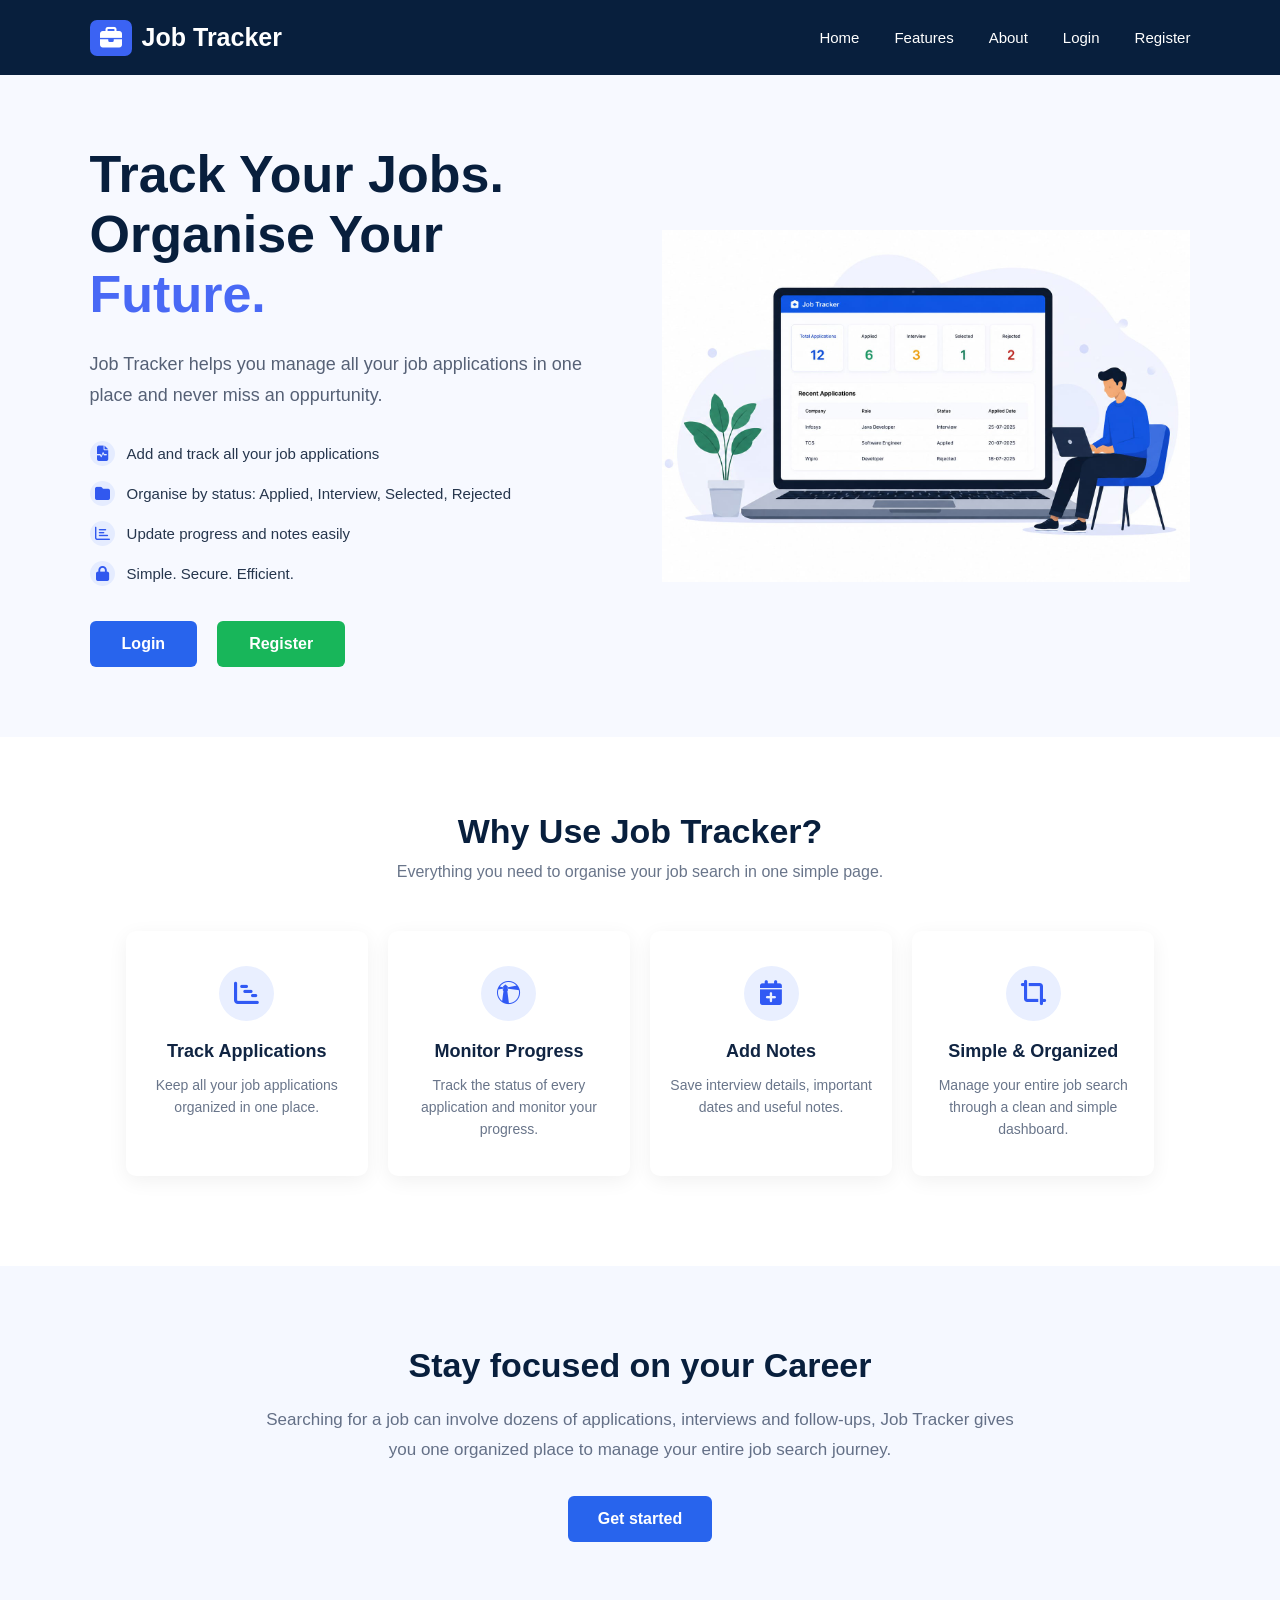
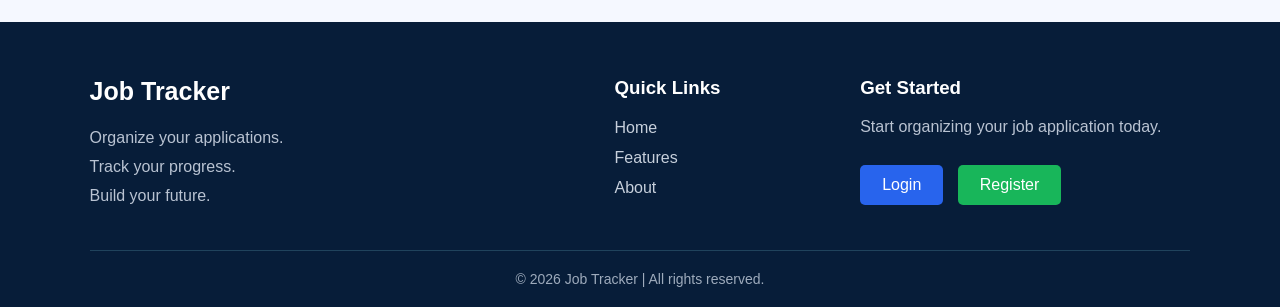
<file: src/main/webapp/index.html>
<!DOCTYPE html>
<html lang="en">
<head>
    <meta charset="UTF-8">
    <meta name="viewport" content="width=device-width, initial-scale=1.0">
    <title>Job Tracker</title>
    <link rel="stylesheet" href="css/style.css">
    <link rel="stylesheet"
          href="https://cdnjs.cloudflare.com/ajax/libs/font-awesome/6.5.1/css/all.min.css">
</head>
<body>
    <!--Nav Bar-->

    <nav class="navbar">
       <div class="logo">
        <span class="logo-icon">
            <i class="fa-solid fa-briefcase"></i>
        </span>
        Job Tracker 
       </div>

       <div class="nav-links">

        <a href="#home">Home</a>
        <a href="#features">Features</a>
        <a href="#about">About</a>
        <a href="login.html">Login</a>
        <a href="register.html">Register</a>
       </div>

    </nav>

    <!--Hero Section-->

    <section class="hero" id="home">
        <!--Left side-->

        <div class="hero-content">
            <h1>Track Your Jobs.<br>Organise Your <span>Future.</span></h1>
            <p class="hero-description">Job Tracker helps you manage all your job applications in one place and never miss an oppurtunity.</p>

            <div class="benefits">
                <p>
                    <span class="benefits-icon">
                        <i class="fa-solid fa-file-waveform"></i>
                    </span>
                    Add and track all your job applications
                </p>
                <p>
                    <span class="benefits-icon">
                        <i class="fa-solid fa-folder"></i>
                    </span>
                    Organise by status: Applied, Interview, Selected, Rejected
                </p>
                <p>
                    <span class="benefits-icon">
                        <i class="fa-regular fa-chart-bar"></i>
                    </span>
                    Update progress and notes easily
                </p>
                <p>
                    <span class="benefits-icon">
                        <i class="fa-solid fa-lock"></i>
                    </span>
                    Simple. Secure. Efficient.
                </p>
            </div>
            <div class="hero-buttons">
                <a href="login.html" class="login-btn">Login</a>
                <a href="register.html" class="register-btn">Register</a>
            </div>
        </div>

        <!--Right side image-->
        <div class="hero-image">
            <img src="images/jobtracker.jpeg" alt="Job Tracker Dashboard">
        </div>

    </section>

    <!--Features-->
    <section class="features" id="features">
        <div class="section-heading">
            <h2>Why Use Job Tracker?</h2>
            <p>
                Everything you need to organise your job search in one simple page.
            </p>
        
        </div>

        <div class="feature-container">
            <!--Card 1-->
            <div class="feature-card">
                <div class="feature-icon">
                    <i class="fa-solid fa-chart-gantt"></i>
                </div>
                <h3>Track Applications</h3>
                <p>
                    Keep all your job applications organized in one place.
                </p>
            </div>
      
            <!--Card 2-->
            <div class="feature-card">
                <div class="feature-icon">
                    <i class="fa-brands fa-watchman-monitoring"></i>
                </div>
                <h3>Monitor Progress</h3>
                <p>
                    Track the status of every application and monitor your progress.
                </p>
            </div>

            <!--Card 3-->
            <div class="feature-card">
                <div class="feature-icon">
                    <i class="fa-solid fa-calendar-plus"></i>
                </div>
                <h3>Add Notes</h3>
                <p>
                    Save interview details, important dates and useful notes.
                </p>
            </div>

            <!--Card 4-->
            <div class="feature-card">
                <div class="feature-icon">
                    <i class="fa-solid fa-crop-simple"></i>
                </div>
                <h3>Simple & Organized</h3>
                <p>
                    Manage your entire job search through a clean and simple dashboard.
                </p>
            </div>
            
        </div>

    </section>

    <!--About-->

    <section class="about" id="about">
        <div class="about-content">
            <h2>Stay focused on your Career</h2>
            <p>
                Searching for a job can involve dozens of applications, interviews and follow-ups, Job Tracker gives you one organized place to manage your entire job search journey.
            </p>
            <a href="register.html" class="get-started-btn">Get started</a>
        </div>
    </section>


    <!--Footer-->
    <footer class="footer">
        <div class="footer-container">
            <!--left-->
            <div class="footer-about">
                <h2>Job Tracker</h2>
                <p>Organize your applications.<br> Track your progress.<br>
                Build your future.</p>
            </div>

            <!--Middle-->

            <div class="footer-links">
                <h3>Quick Links</h3>
                <a href="#home">Home</a>
                <a href="#features">Features</a>
                <a href="#about">About</a>
            </div>

            <!--Right-->
            <div class="footer-start">
                <h3>Get Started</h3>
                <p>
                    Start organizing your job application today.
                </p>
                <a href="login.html" class="footer-login">Login</a>
                <a href="register.html" class="footer-register">Register</a>

            </div>

        </div>

        <div class="copyright">
            <p>
                &copy; 2026 Job Tracker | All rights reserved.
            </p>
        </div>
    </footer>
    
</body>
</html>
</file>
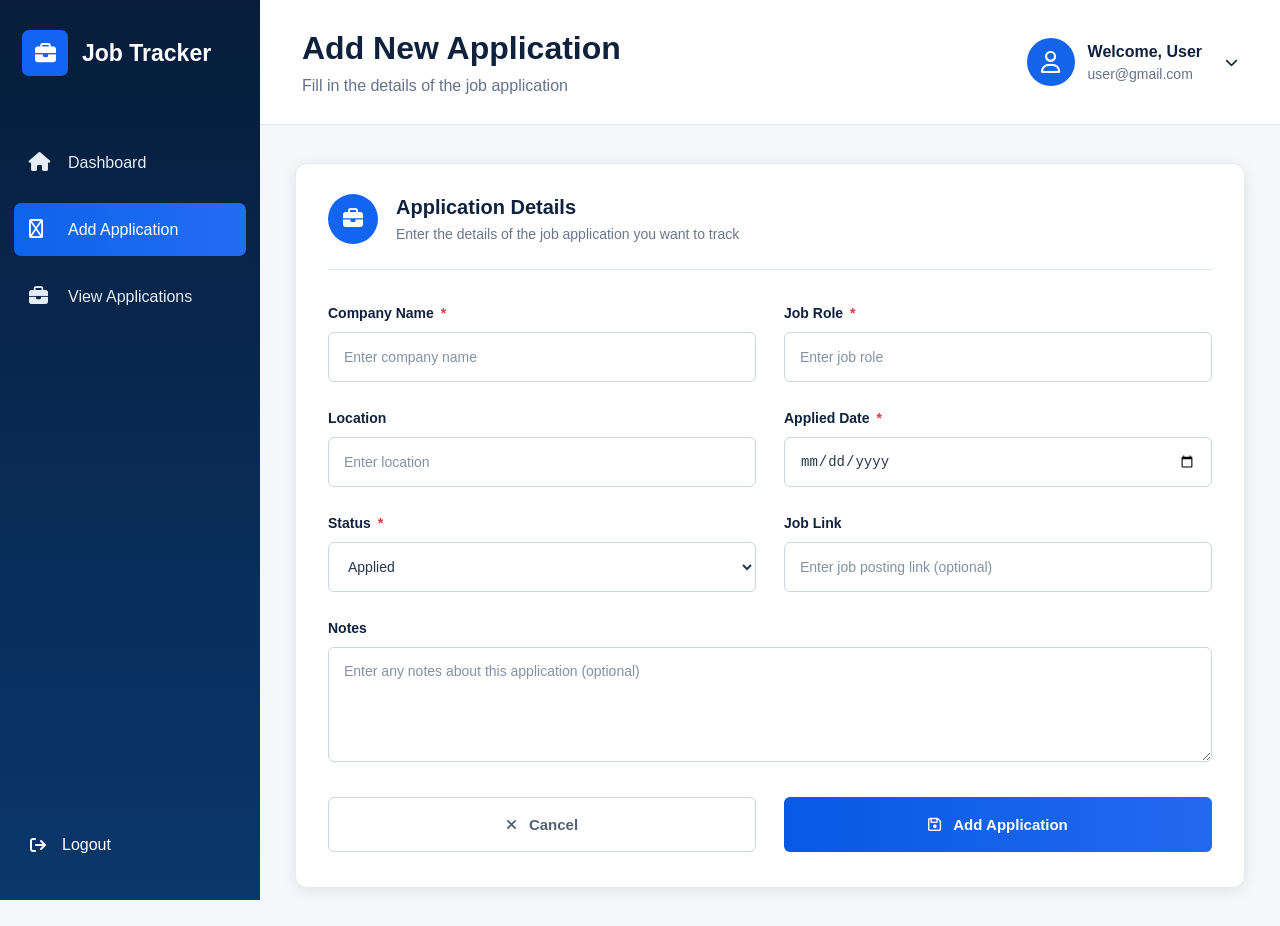
<file: src/main/webapp/add-application.html>
<!DOCTYPE html>
<html lang="en">

<head>
    <meta charset="UTF-8">
    <meta name="viewport" content="width=device-width, initial-scale=1.0">

    <title>Add Application | Job Tracker</title>

    <link rel="stylesheet" href="css/add-application.css">

    <!-- Font Awesome -->
    <link rel="stylesheet"
          href="https://cdnjs.cloudflare.com/ajax/libs/font-awesome/6.5.1/css/all.min.css">
</head>

<body>

<div class="dashboard-container">

    <!-- ================= SIDEBAR ================= -->

    <aside class="sidebar">

        <div class="logo">

            <div class="logo-icon">
                <i class="fa-solid fa-briefcase"></i>
            </div>

            <h2>Job Tracker</h2>

        </div>


        <nav class="nav-menu">

            <a href="dashboard" class="nav-link">
                <i class="fa-solid fa-house"></i>
                <span>Dashboard</span>
            </a>


            <a href="add-application.html" class="nav-link active">
                <i class="fa-regular fa-circle-plus"></i>
                <span>Add Application</span>
            </a>


            <a href="viewApplications" class="nav-link">
                <i class="fa-solid fa-briefcase"></i>
                <span>View Applications</span>
            </a>

        </nav>


        <div class="logout-section">

            <a href="logout" class="logout-link">
                <i class="fa-solid fa-arrow-right-from-bracket"></i>
                <span>Logout</span>
            </a>

        </div>

    </aside>


    <!-- ================= MAIN CONTENT ================= -->

    <main class="main-content">


        <!-- ================= TOP HEADER ================= -->

        <header class="top-header">

            <div class="header-title">

                <h1>Add New Application</h1>

                <p>
                    Fill in the details of the job application
                </p>

            </div>


            <div class="user-profile">

                <div class="profile-icon">
                    <i class="fa-regular fa-user"></i>
                </div>

                <div class="profile-info">
                    <h4>Welcome, User</h4>
                    <p>user@gmail.com</p>
                </div>

                <i class="fa-solid fa-chevron-down arrow"></i>

            </div>

        </header>


        <!-- ================= PAGE BODY ================= -->

        <section class="page-content">


            <!-- ================= APPLICATION CARD ================= -->

            <div class="application-card">


                <!-- Card Header -->

                <div class="card-header">

                    <div class="card-icon">
                        <i class="fa-solid fa-briefcase"></i>
                    </div>


                    <div>

                        <h2>Application Details</h2>

                        <p>
                            Enter the details of the job application you want to track
                        </p>

                    </div>

                </div>


                <div class="divider"></div>


                <!-- ================= FORM ================= -->

                <form action="addApplication" method="POST">


                    <div class="form-grid">


                        <!-- Company Name -->

                        <div class="form-group">

                            <label for="company_name">
                                Company Name
                                <span>*</span>
                            </label>

                            <input
                                type="text"
                                id="company_name"
                                name="company_name"
                                placeholder="Enter company name"
                                required>

                        </div>


                        <!-- Job Role -->

                        <div class="form-group">

                            <label for="job_role">
                                Job Role
                                <span>*</span>
                            </label>

                            <input
                                type="text"
                                id="job_role"
                                name="job_role"
                                placeholder="Enter job role"
                                required>

                        </div>


                        <!-- Location -->

                        <div class="form-group">

                            <label for="location">
                                Location
                            </label>

                            <input
                                type="text"
                                id="location"
                                name="location"
                                placeholder="Enter location">

                        </div>


                        <!-- Applied Date -->

                        <div class="form-group">

                            <label for="applied_date">
                                Applied Date
                                <span>*</span>
                            </label>

                            <input
                                type="date"
                                id="applied_date"
                                name="applied_date"
                                required>

                        </div>


                        <!-- Status -->

                        <div class="form-group">

                            <label for="status">
                                Status
                                <span>*</span>
                            </label>

                            <select
                                id="status"
                                name="status"
                                required>

                                <option value="Applied">Applied</option>

                                <option value="Interview">
                                    Interview
                                </option>

                                <option value="Selected">
                                    Selected
                                </option>

                                <option value="Rejected">
                                    Rejected
                                </option>

                            </select>

                        </div>


                        <!-- Job Link -->

                        <div class="form-group">

                            <label for="job_link">
                                Job Link
                            </label>

                            <input
                                type="url"
                                id="job_link"
                                name="job_link"
                                placeholder="Enter job posting link (optional)">

                        </div>

                    </div>


                    <!-- Notes -->

                    <div class="form-group notes-group">

                        <label for="notes">
                            Notes
                        </label>

                        <textarea
                            id="notes"
                            name="notes"
                            placeholder="Enter any notes about this application (optional)"></textarea>

                    </div>


                    <!-- ================= BUTTONS ================= -->

                    <div class="form-buttons">


                        <a href="dashboard" class="cancel-btn">

                            <i class="fa-solid fa-xmark"></i>

                            Cancel

                        </a>


                        <button type="submit" class="add-btn">

                            <i class="fa-regular fa-floppy-disk"></i>

                            Add Application

                        </button>


                    </div>


                </form>

            </div>

        </section>

    </main>

</div>

</body>

</html>
</file>
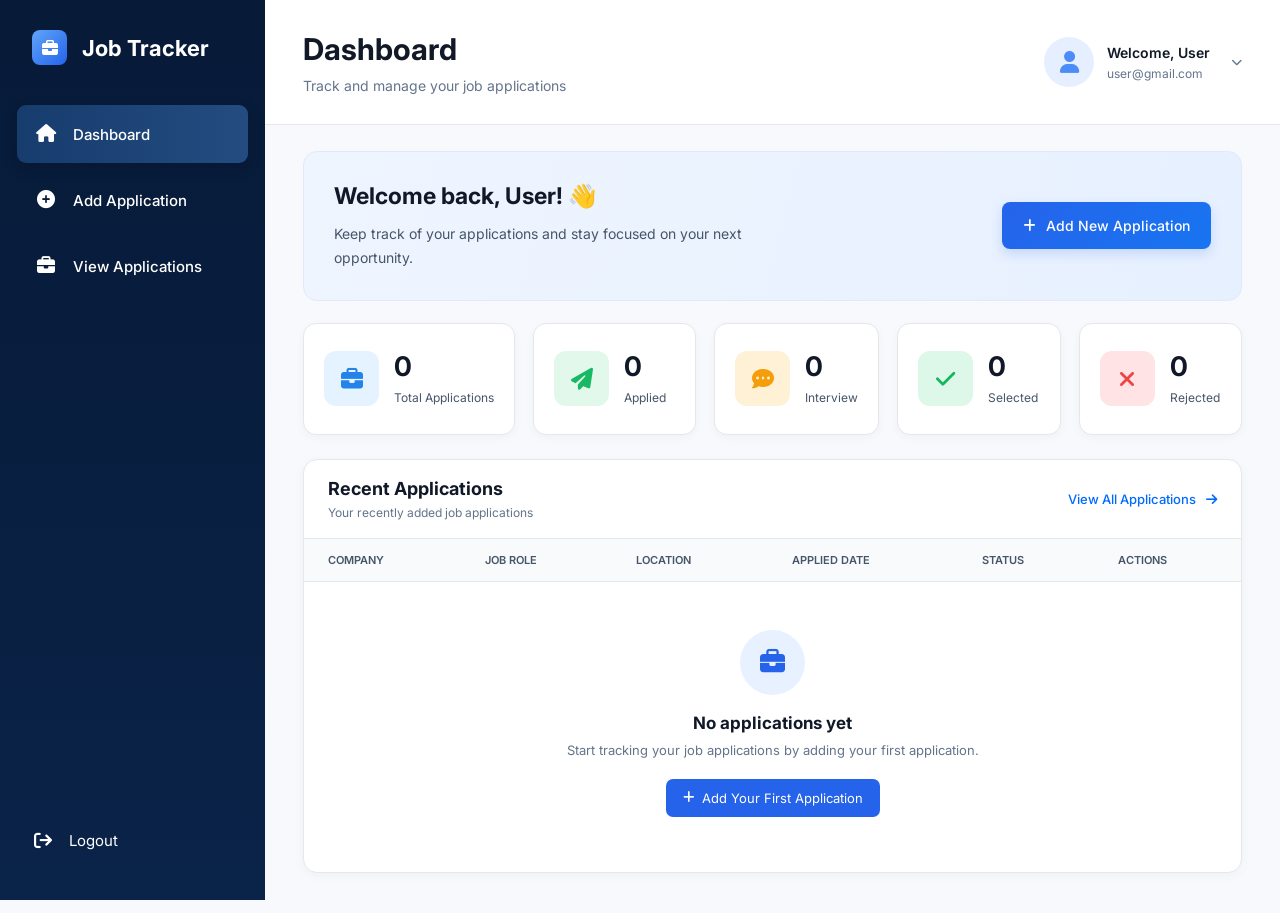
<file: src/main/webapp/dashboard.html>
<!DOCTYPE html>
<html lang="en">

<head>

    <meta charset="UTF-8">

    <meta name="viewport"
          content="width=device-width, initial-scale=1.0">

    <title>Dashboard | Job Tracker</title>

    <link rel="stylesheet" href="css/dashboard.css">

    <!-- Font Awesome Icons -->
    <link rel="stylesheet"
          href="https://cdnjs.cloudflare.com/ajax/libs/font-awesome/6.5.1/css/all.min.css">

</head>


<body>


    <!-- ==========================================
         SIDEBAR
    =========================================== -->

    <aside class="sidebar">


        <!-- LOGO -->

        <div class="logo">

            <div class="logo-icon">

                <i class="fa-solid fa-briefcase"></i>

            </div>

            <h2>Job Tracker</h2>

        </div>



        <!-- SIDEBAR MENU -->

        <nav class="sidebar-menu">


            <!-- DASHBOARD -->

            <a href="dashboard.html"
               class="menu-link active">

                <i class="fa-solid fa-house"></i>

                <span>Dashboard</span>

            </a>



            <!-- ADD APPLICATION -->

            <a href="add-application.html"
               class="menu-link">

                <i class="fa-solid fa-circle-plus"></i>

                <span>Add Application</span>

            </a>



            <!-- VIEW APPLICATIONS -->

            <a href="viewApplications"
               class="menu-link">

                <i class="fa-solid fa-briefcase"></i>

                <span>View Applications</span>

            </a>


        </nav>



        <!-- LOGOUT -->

        <div class="logout-section">

            <a href="logout"
               class="logout-link">

                <i class="fa-solid fa-arrow-right-from-bracket"></i>

                <span>Logout</span>

            </a>

        </div>


    </aside>



    <!-- ==========================================
         MAIN CONTENT
    =========================================== -->

    <main class="main-content">


        <!-- ======================================
             TOP HEADER
        ======================================= -->

        <header class="top-header">


            <!-- LEFT -->

            <div class="header-title">

                <h1>Dashboard</h1>

                <p>
                    Track and manage your job applications
                </p>

            </div>



            <!-- RIGHT USER PROFILE -->

            <div class="profile">


                <div class="profile-icon">

                    <i class="fa-solid fa-user"></i>

                </div>


                <div class="profile-details">

                    <span class="profile-name">

                        Welcome, User

                    </span>

                    <span class="profile-email">

                        user@gmail.com

                    </span>

                </div>


                <i class="fa-solid fa-chevron-down profile-arrow"></i>


            </div>


        </header>



        <!-- ======================================
             DASHBOARD BODY
        ======================================= -->

        <div class="dashboard-body">


            <!-- ==================================
                 WELCOME SECTION
            =================================== -->

            <section class="welcome-card">


                <div class="welcome-content">

                    <h2>
                        Welcome back, User! 👋
                    </h2>

                    <p>
                        Keep track of your applications and
                        stay focused on your next opportunity.
                    </p>

                </div>



                <!-- ADD APPLICATION BUTTON -->

                <a href="add-application.html"
                   class="add-new-btn">

                    <i class="fa-solid fa-plus"></i>

                    Add New Application

                </a>


            </section>



            <!-- ==================================
                 STATISTICS
            =================================== -->

            <section class="stats-grid">


                <!-- TOTAL APPLICATIONS -->

                <div class="stat-card">

                    <div class="stat-icon total-icon">

                        <i class="fa-solid fa-briefcase"></i>

                    </div>


                    <div class="stat-content">

                        <h2>0</h2>

                        <p>Total Applications</p>

                    </div>

                </div>



                <!-- APPLIED -->

                <div class="stat-card">

                    <div class="stat-icon applied-icon">

                        <i class="fa-solid fa-paper-plane"></i>

                    </div>


                    <div class="stat-content">

                        <h2>0</h2>

                        <p>Applied</p>

                    </div>

                </div>



                <!-- INTERVIEW -->

                <div class="stat-card">

                    <div class="stat-icon interview-icon">

                        <i class="fa-solid fa-comment-dots"></i>

                    </div>


                    <div class="stat-content">

                        <h2>0</h2>

                        <p>Interview</p>

                    </div>

                </div>



                <!-- SELECTED -->

                <div class="stat-card">

                    <div class="stat-icon selected-icon">

                        <i class="fa-solid fa-check"></i>

                    </div>


                    <div class="stat-content">

                        <h2>0</h2>

                        <p>Selected</p>

                    </div>

                </div>



                <!-- REJECTED -->

                <div class="stat-card">

                    <div class="stat-icon rejected-icon">

                        <i class="fa-solid fa-xmark"></i>

                    </div>


                    <div class="stat-content">

                        <h2>0</h2>

                        <p>Rejected</p>

                    </div>

                </div>


            </section>



            <!-- ==================================
                 RECENT APPLICATIONS
            =================================== -->

            <section class="applications-card">


                <!-- APPLICATION HEADER -->

                <div class="applications-header">


                    <div>

                        <h2>
                            Recent Applications
                        </h2>

                        <p>
                            Your recently added job applications
                        </p>

                    </div>



                    <a href="viewApplications"
                       class="view-all-link">

                        View All Applications

                        <i class="fa-solid fa-arrow-right"></i>

                    </a>


                </div>



                <!-- ==================================
                     APPLICATION TABLE
                =================================== -->

                <div class="table-wrapper">


                    <table>


                        <!-- TABLE HEADING -->

                        <thead>

                            <tr>

                                <th>Company</th>

                                <th>Job Role</th>

                                <th>Location</th>

                                <th>Applied Date</th>

                                <th>Status</th>

                                <th>Actions</th>

                            </tr>

                        </thead>



                        <!-- ==================================
                             APPLICATION DATA

                             Later database data will come here.
                        =================================== -->

                        <tbody>


                            <!-- EMPTY STATE -->

                            <tr class="empty-row">


                                <td colspan="6">


                                    <div class="empty-applications">


                                        <!-- EMPTY ICON -->

                                        <div class="empty-icon">

                                            <i class="fa-solid fa-briefcase"></i>

                                        </div>



                                        <h3>
                                            No applications yet
                                        </h3>



                                        <p>
                                            Start tracking your job applications
                                            by adding your first application.
                                        </p>



                                        <a href="add-application.html"
                                           class="empty-add-btn">

                                            <i class="fa-solid fa-plus"></i>

                                            Add Your First Application

                                        </a>


                                    </div>


                                </td>


                            </tr>


                        </tbody>


                    </table>


                </div>


            </section>


        </div>


    </main>


</body>

</html>
</file>
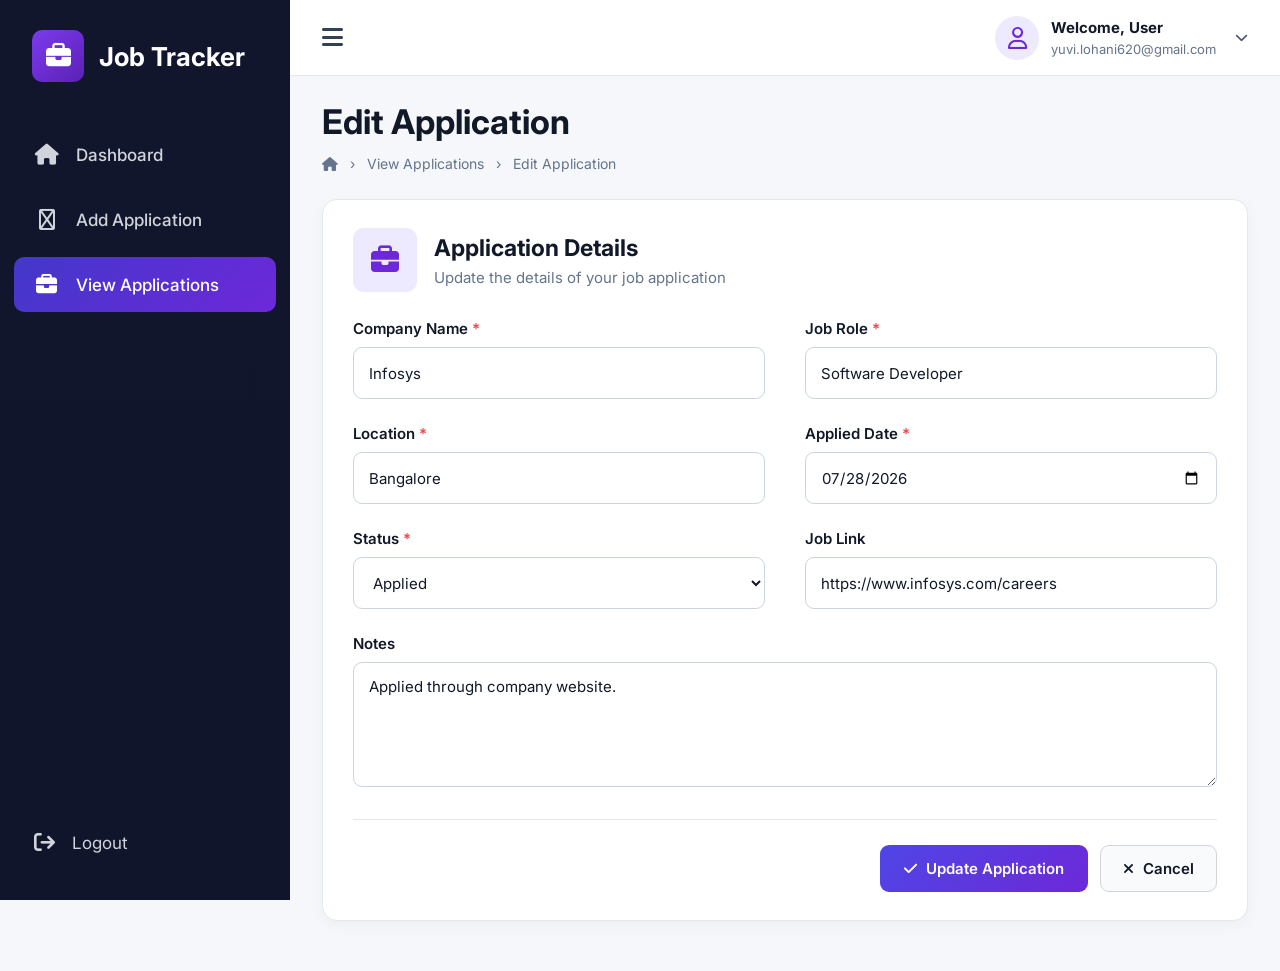
<file: src/main/webapp/editApplication.html>
<!DOCTYPE html>
<html lang="en">

<head>
    <meta charset="UTF-8">
    <meta name="viewport" content="width=device-width, initial-scale=1.0">

    <title>Edit Application | Job Tracker</title>

    <link rel="stylesheet" href="css/editApplication.css">

    <!-- Font Awesome -->
    <link rel="stylesheet"
        href="https://cdnjs.cloudflare.com/ajax/libs/font-awesome/6.5.2/css/all.min.css">

    <!-- Google Font -->
    <link
        href="https://fonts.googleapis.com/css2?family=Inter:wght@400;500;600;700&display=swap"
        rel="stylesheet">
</head>

<body>

    <div class="dashboard-container">

        <!-- ================= SIDEBAR ================= -->

        <aside class="sidebar">

            <div class="logo">

                <div class="logo-icon">
                    <i class="fa-solid fa-briefcase"></i>
                </div>

                <h2>Job Tracker</h2>

            </div>


            <nav class="nav-menu">

                <a href="dashboard.html" class="nav-link">
                    <i class="fa-solid fa-house"></i>
                    <span>Dashboard</span>
                </a>

                <a href="add-application.html" class="nav-link">
                    <i class="fa-regular fa-circle-plus"></i>
                    <span>Add Application</span>
                </a>

                <a href="viewApplications" class="nav-link active">
                    <i class="fa-solid fa-briefcase"></i>
                    <span>View Applications</span>
                </a>

            </nav>


            <div class="logout">

                <a href="login.html">
                    <i class="fa-solid fa-arrow-right-from-bracket"></i>
                    <span>Logout</span>
                </a>

            </div>

        </aside>


        <!-- ================= MAIN CONTENT ================= -->

        <main class="main-content">


            <!-- TOP HEADER -->

            <header class="top-header">

                <div class="menu-icon">
                    <i class="fa-solid fa-bars"></i>
                </div>


                <div class="user-profile">

                    <div class="profile-icon">
                        <i class="fa-regular fa-user"></i>
                    </div>

                    <div class="user-info">
                        <h4>Welcome, User</h4>
                        <p>yuvi.lohani620@gmail.com</p>
                    </div>

                    <i class="fa-solid fa-chevron-down dropdown-icon"></i>

                </div>

            </header>


            <!-- ================= PAGE CONTENT ================= -->

            <section class="content-area">


                <!-- PAGE TITLE -->

                <div class="page-heading">

                    <h1>Edit Application</h1>

                    <div class="breadcrumb">

                        <i class="fa-solid fa-house"></i>

                        <span>›</span>

                        <a href="viewApplications">
                            View Applications
                        </a>

                        <span>›</span>

                        <p>Edit Application</p>

                    </div>

                </div>


                <!-- ================= EDIT FORM CARD ================= -->

                <div class="application-card">


                    <div class="card-heading">

                        <div class="heading-icon">
                            <i class="fa-solid fa-briefcase"></i>
                        </div>

                        <div>
                            <h2>Application Details</h2>
                            <p>Update the details of your job application</p>
                        </div>

                    </div>


                    <!--
                        Later action="updateApplication" servlet ko call karega.
                    -->

                    <form action="updateApplication" method="POST">


                        <!-- Application ID -->
                        <!-- Later Servlet actual ID yaha set karega -->

                        <input type="hidden"
                               name="id"
                               value="1">


                        <div class="form-grid">


                            <!-- COMPANY NAME -->

                            <div class="form-group">

                                <label for="companyName">
                                    Company Name <span>*</span>
                                </label>

                                <input
                                    type="text"
                                    id="companyName"
                                    name="companyName"
                                    value="Infosys"
                                    required>

                            </div>


                            <!-- JOB ROLE -->

                            <div class="form-group">

                                <label for="jobRole">
                                    Job Role <span>*</span>
                                </label>

                                <input
                                    type="text"
                                    id="jobRole"
                                    name="jobRole"
                                    value="Software Developer"
                                    required>

                            </div>


                            <!-- LOCATION -->

                            <div class="form-group">

                                <label for="location">
                                    Location <span>*</span>
                                </label>

                                <input
                                    type="text"
                                    id="location"
                                    name="location"
                                    value="Bangalore"
                                    required>

                            </div>


                            <!-- APPLIED DATE -->

                            <div class="form-group">

                                <label for="appliedDate">
                                    Applied Date <span>*</span>
                                </label>

                                <input
                                    type="date"
                                    id="appliedDate"
                                    name="appliedDate"
                                    value="2026-07-28"
                                    required>

                            </div>


                            <!-- STATUS -->

                            <div class="form-group">

                                <label for="status">
                                    Status <span>*</span>
                                </label>

                                <select
                                    id="status"
                                    name="status"
                                    required>

                                    <option value="Applied" selected>
                                        Applied
                                    </option>

                                    <option value="Interview">
                                        Interview
                                    </option>

                                    <option value="Selected">
                                        Selected
                                    </option>

                                    <option value="Rejected">
                                        Rejected
                                    </option>

                                </select>

                            </div>


                            <!-- JOB LINK -->

                            <div class="form-group">

                                <label for="jobLink">
                                    Job Link
                                </label>

                                <input
                                    type="url"
                                    id="jobLink"
                                    name="jobLink"
                                    value="https://www.infosys.com/careers">

                            </div>


                        </div>


                        <!-- NOTES -->

                        <div class="form-group notes-group">

                            <label for="notes">
                                Notes
                            </label>

                            <textarea
                                id="notes"
                                name="notes"
                                rows="5">Applied through company website.</textarea>

                        </div>


                        <!-- ================= BUTTONS ================= -->

                        <div class="form-actions">


                            <button
                                type="submit"
                                class="update-btn">

                                <i class="fa-solid fa-check"></i>

                                Update Application

                            </button>


                            <a
                                href="viewApplications"
                                class="cancel-btn">

                                <i class="fa-solid fa-xmark"></i>

                                Cancel

                            </a>


                        </div>


                    </form>


                </div>

            </section>

        </main>

    </div>

</body>

</html>
</file>
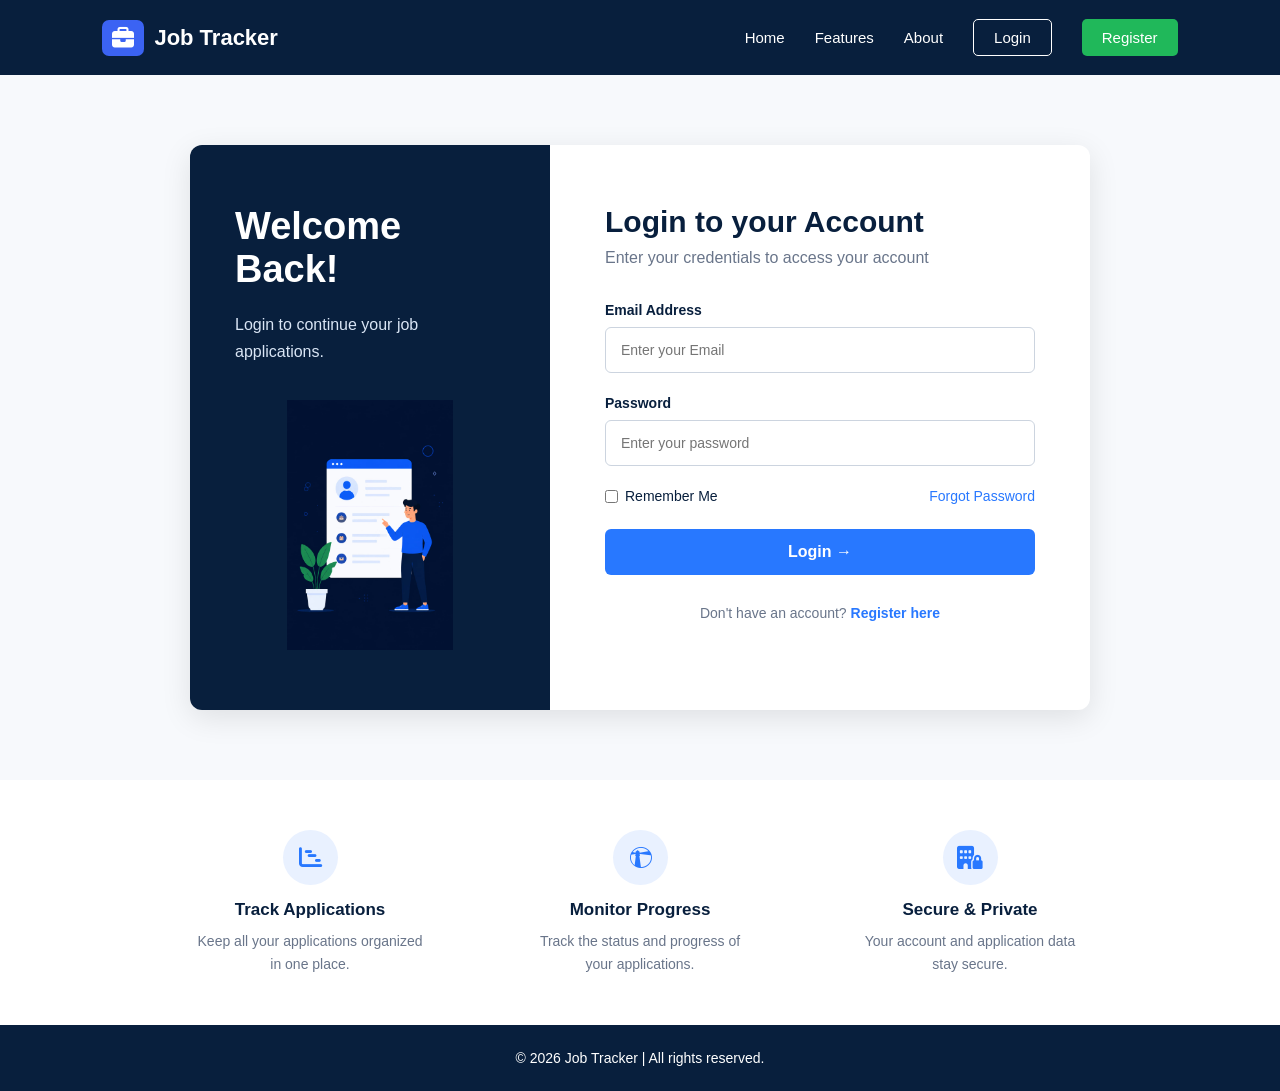
<file: src/main/webapp/login.html>
<!DOCTYPE html>
<html lang="en">
<head>
    <meta charset="UTF-8">
    <meta name="viewport" content="width=device-width, initial-scale=1.0">
    <title>Login | Job Tracker</title>
    <link rel="stylesheet" href="css/login.css">
     <link rel="stylesheet"
          href="https://cdnjs.cloudflare.com/ajax/libs/font-awesome/6.5.1/css/all.min.css">
</head>
<body>
    <!--Navbar-->
    <nav class="navbar">
        <div class="logo">
            <span class="logo-icon">
                <i class="fa-solid fa-briefcase"></i>
            </span>
            Job Tracker
        </div>
        <div class="nav-links">
            <a href="index.html">Home</a>
            <a href="index.html#features">Features</a>
            <a href="index.html#about">About</a>
            <a href="login.html" class="nav-login">Login</a>
            <a href="register.html" class="nav-register">Register</a>
        </div>
    </nav>

    <!--Login section-->
    <section class="login-section">
        <div class="login-container">
            <div class="login-left">
                <h1>Welcome Back!</h1>
                <p>
                    Login to continue your job applications.
                </p>
                <img src ="images/login-image.jpeg" alt="Job Tracker Login">

            </div>

            <div class="login-right">
                <h2>Login to your Account</h2>
                <p class="login-description">
                     Enter your credentials to access your account
                </p>

                <!--Login form-->
                <form method="post" action="login">
                    <!--Email-->
                    <div class="form-group">
                        <label>Email Address</label>
                        <input type="email" name="email" placeholder="Enter your Email" required>
                    </div>

                    <!--Password-->
                    <div class="form-group">
                        <label>Password</label>
                        <input type="password" name="password" placeholder="Enter your password" required>
                    </div>
                    <!--Remember / Forgot password-->
                    <div class="login-options">
                        <label class="remember">
                            <input type="checkbox" name="remember">
                            Remember Me
                        </label>
                        <a href="#" class="forgot-password">Forgot Password</a>
                    </div>

                    <!--Login Button-->
                    <button type="submit" class="login-button">Login &rarr;</button>


                </form>
                <!--Register Link-->
                <div class="register-text">
                    Don't have an account?
                    <a href="register.html">Register here</a>
                </div>
            </div>
        </div>
    </section>
    
    <!--Features-->
    <section class="login-features">
        <div class="login-feature">
            <div class="feature-icon">
                <i class="fa-solid fa-chart-gantt"></i>
            </div>
            <h3>Track Applications</h3>
            <p>Keep all your applications organized in one place.</p>
        </div>

        <div class="login-feature">
            <div class="feature-icon">
                <i class="fa-brands fa-watchman-monitoring"></i>
            </div>
            <h3>Monitor Progress</h3>
            <p>
                Track the status and progress of your applications.
            </p>
        </div>

        <div class="login-feature">
            <div class="feature-icon">
                <i class="fa-solid fa-building-lock"></i>
            </div>
            <h3>Secure & Private</h3>
            <p>Your account and application data stay secure.</p>

        </div>
    </section>

    <!--footer-->
    <footer class="footer">
        <p>
            &copy; 2026 Job Tracker | All rights reserved.
        </p>
    </footer>

</body>
</html>
</file>
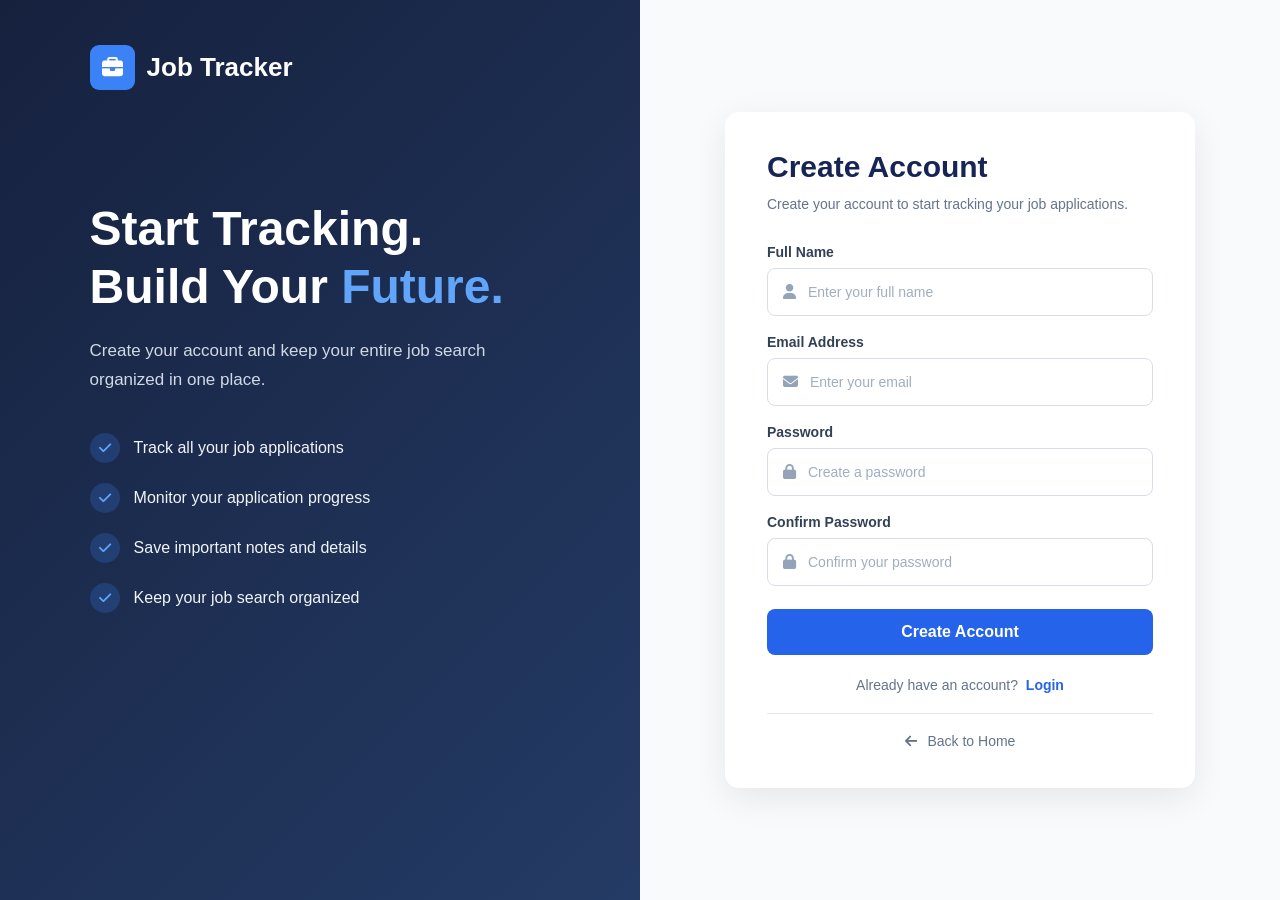
<file: src/main/webapp/register.html>
<!DOCTYPE html>
<html lang="en">

<head>
    <meta charset="UTF-8">

    <meta name="viewport"
          content="width=device-width, initial-scale=1.0">

    <title>Register | Job Tracker</title>

    <!-- Register Page CSS -->
    <link rel="stylesheet" href="css/register.css">

    <!-- Font Awesome -->
    <link rel="stylesheet"
          href="https://cdnjs.cloudflare.com/ajax/libs/font-awesome/6.5.1/css/all.min.css">
</head>


<body>

    <div class="register-container">


        <!-- ================= LEFT SIDE ================= -->

        <div class="register-left">

            <!-- Logo -->

            <div class="register-logo">

                <span class="logo-icon">
                    <i class="fa-solid fa-briefcase"></i>
                </span>

                <span>Job Tracker</span>

            </div>


            <!-- Left Content -->

            <div class="left-content">

                <h1>
                    Start Tracking.<br>
                    Build Your <span>Future.</span>
                </h1>

                <p>
                    Create your account and keep your entire
                    job search organized in one place.
                </p>


                <div class="register-benefits">

                    <div class="benefit-item">

                        <span class="check-icon">
                            <i class="fa-solid fa-check"></i>
                        </span>

                        Track all your job applications

                    </div>


                    <div class="benefit-item">

                        <span class="check-icon">
                            <i class="fa-solid fa-check"></i>
                        </span>

                        Monitor your application progress

                    </div>


                    <div class="benefit-item">

                        <span class="check-icon">
                            <i class="fa-solid fa-check"></i>
                        </span>

                        Save important notes and details

                    </div>


                    <div class="benefit-item">

                        <span class="check-icon">
                            <i class="fa-solid fa-check"></i>
                        </span>

                        Keep your job search organized

                    </div>

                </div>

            </div>

        </div>



        <!-- ================= RIGHT SIDE ================= -->

        <div class="register-right">


            <!-- Register Card -->

            <div class="register-card">


                <div class="register-heading">

                    <h2>Create Account</h2>

                    <p>
                        Create your account to start tracking
                        your job applications.
                    </p>

                </div>



                <!-- ================= REGISTER FORM ================= -->

                <form action="register" method="POST">


                    <!-- Full Name -->

                    <div class="form-group">

                        <label for="name">
                            Full Name
                        </label>

                        <div class="input-box">

                            <i class="fa-solid fa-user"></i>

                            <input
                                type="text"
                                id="name"
                                name="name"
                                placeholder="Enter your full name"
                                required>

                        </div>

                    </div>



                    <!-- Email -->

                    <div class="form-group">

                        <label for="email">
                            Email Address
                        </label>

                        <div class="input-box">

                            <i class="fa-solid fa-envelope"></i>

                            <input
                                type="email"
                                id="email"
                                name="email"
                                placeholder="Enter your email"
                                required>

                        </div>

                    </div>



                    <!-- Password -->

                    <div class="form-group">

                        <label for="password">
                            Password
                        </label>

                        <div class="input-box">

                            <i class="fa-solid fa-lock"></i>

                            <input
                                type="password"
                                id="password"
                                name="password"
                                placeholder="Create a password"
                                required>

                        </div>

                    </div>



                    <!-- Confirm Password -->

                    <div class="form-group">

                        <label for="confirmPassword">
                            Confirm Password
                        </label>

                        <div class="input-box">

                            <i class="fa-solid fa-lock"></i>

                            <input
                                type="password"
                                id="confirmPassword"
                                name="confirmPassword"
                                placeholder="Confirm your password"
                                required>

                        </div>

                    </div>



                    <!-- Register Button -->

                    <button
                        type="submit"
                        class="register-btn">

                        Create Account

                    </button>


                </form>



                <!-- Login Link -->

                <div class="login-text">

                    Already have an account?

                    <a href="login.html">
                        Login
                    </a>

                </div>


                <!-- Back Home -->

                <div class="back-home">

                    <a href="index.html">

                        <i class="fa-solid fa-arrow-left"></i>

                        Back to Home

                    </a>

                </div>


            </div>

        </div>

    </div>


</body>

</html>
</file>
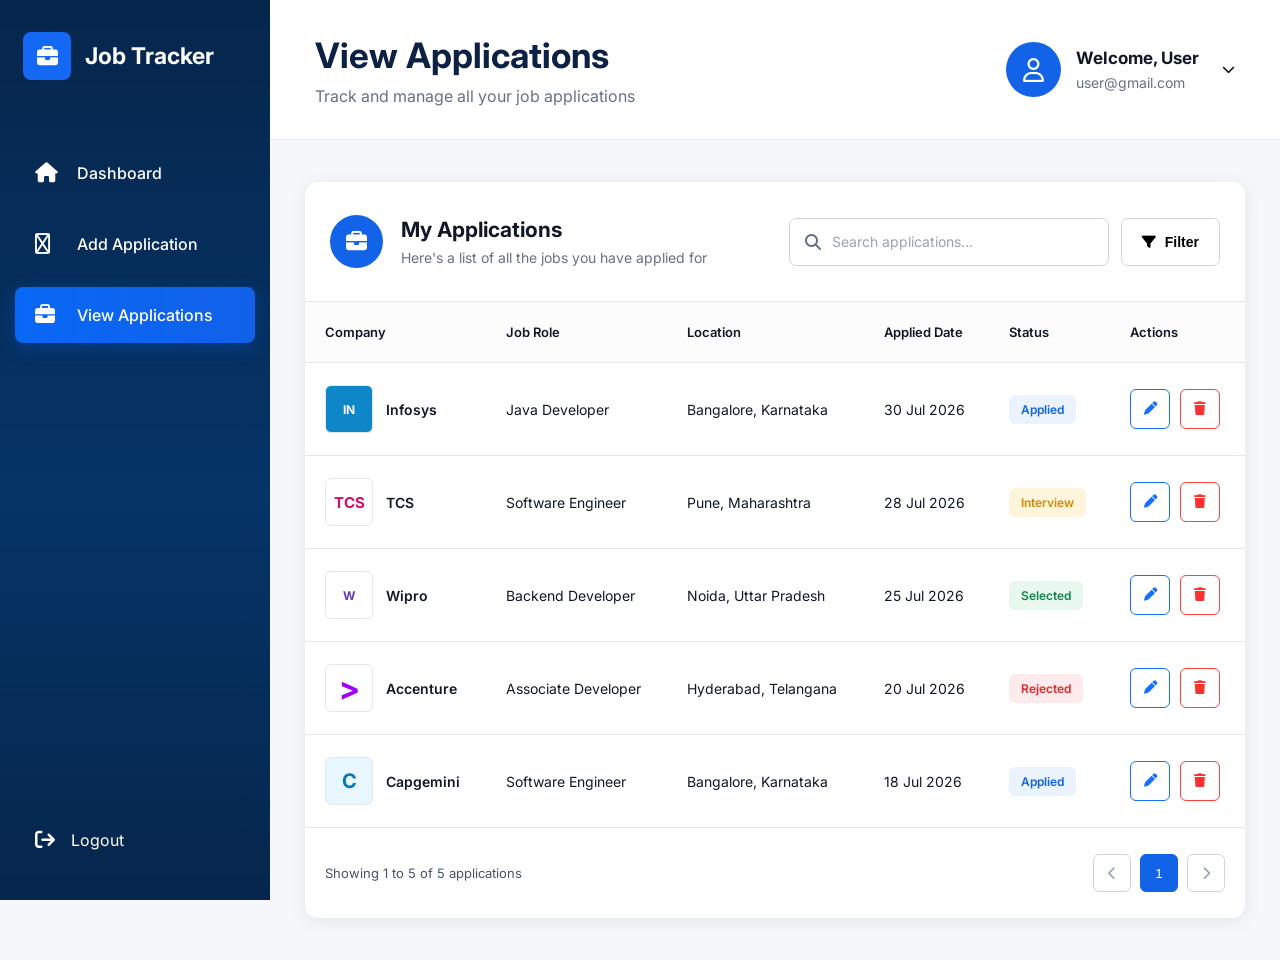
<file: src/main/webapp/view-applications.html>
<!DOCTYPE html>
<html lang="en">
<head>
    <meta charset="UTF-8">
    <meta name="viewport" content="width=device-width, initial-scale=1.0">
    <title>View Applications | Job Tracker</title>
     <link rel="stylesheet" href="css/view-applications.css">

    <!-- Font Awesome -->
    <link rel="stylesheet"
          href="https://cdnjs.cloudflare.com/ajax/libs/font-awesome/6.5.2/css/all.min.css">
           <!-- Google Font -->
    <link href="https://fonts.googleapis.com/css2?family=Inter:wght@400;500;600;700&display=swap"
          rel="stylesheet">
</head>
<body>
    <div class="dashboard-container">

    <!-- ================= SIDEBAR ================= -->

    <aside class="sidebar">

        <div class="logo">
            <div class="logo-icon">
                <i class="fa-solid fa-briefcase"></i>
            </div>

            <h2>Job Tracker</h2>
        </div>


        <nav class="nav-menu">

            <a href="dashboard.html" class="nav-link">
                <i class="fa-solid fa-house"></i>
                <span>Dashboard</span>
            </a>

            <a href="add-application.html" class="nav-link">
                <i class="fa-regular fa-circle-plus"></i>
                <span>Add Application</span>
            </a>

            <a href="view-applications.html" class="nav-link active">
                <i class="fa-solid fa-briefcase"></i>
                <span>View Applications</span>
            </a>

        </nav>


        <div class="logout">
            <a href="#">
                <i class="fa-solid fa-arrow-right-from-bracket"></i>
                <span>Logout</span>
            </a>
        </div>

    </aside>


    <!-- ================= MAIN CONTENT ================= -->

    <main class="main-content">


        <!-- ================= TOP HEADER ================= -->

        <header class="top-header">

            <div class="page-title">

                <h1>View Applications</h1>

                <p>
                    Track and manage all your job applications
                </p>

            </div>


            <div class="user-profile">

                <div class="profile-icon">
                    <i class="fa-regular fa-user"></i>
                </div>

                <div class="user-info">

                    <h4>Welcome, User</h4>

                    <p>user@gmail.com</p>

                </div>

                <i class="fa-solid fa-chevron-down dropdown-icon"></i>

            </div>

        </header>


        <!-- ================= CONTENT AREA ================= -->

        <section class="content-area">


            <div class="applications-card">


                <!-- CARD HEADER -->

                <div class="card-header">

                    <div class="card-title-section">

                        <div class="application-icon">
                            <i class="fa-solid fa-briefcase"></i>
                        </div>

                        <div>

                            <h2>My Applications</h2>

                            <p>
                                Here's a list of all the jobs you have applied for
                            </p>

                        </div>

                    </div>


                    <!-- SEARCH + FILTER -->

                    <div class="card-actions">

                        <div class="search-box">

                            <i class="fa-solid fa-magnifying-glass"></i>

                            <input
                                    type="text"
                                    placeholder="Search applications...">

                        </div>


                        <button class="filter-btn">

                            <i class="fa-solid fa-filter"></i>

                            Filter

                        </button>

                    </div>

                </div>


                <!-- ================= APPLICATION TABLE ================= -->

                <div class="table-wrapper">

                    <table>

                        <thead>

                        <tr>

                            <th>Company</th>

                            <th>Job Role</th>

                            <th>Location</th>

                            <th>Applied Date</th>

                            <th>Status</th>

                            <th>Actions</th>

                        </tr>

                        </thead>


                        <tbody>


                        <!--
                            TEMPORARY SAMPLE ROWS

                            Later ViewApplicationsServlet will generate
                            these rows from MySQL database.
                        -->


                        <!-- INFOSYS -->

                        <tr>

                            <td>

                                <div class="company">

                                    <div class="company-logo blue-logo">
                                        IN
                                    </div>

                                    <span>Infosys</span>

                                </div>

                            </td>


                            <td>Java Developer</td>


                            <td>Bangalore, Karnataka</td>


                            <td>30 Jul 2026</td>


                            <td>

                                <span class="status applied">
                                    Applied
                                </span>

                            </td>


                            <td>

                                <div class="action-buttons">

                                    <button class="edit-btn">
                                        <i class="fa-solid fa-pen"></i>
                                    </button>

                                    <button class="delete-btn">
                                        <i class="fa-solid fa-trash"></i>
                                    </button>

                                </div>

                            </td>

                        </tr>



                        <!-- TCS -->

                        <tr>

                            <td>

                                <div class="company">

                                    <div class="company-logo pink-logo">
                                        TCS
                                    </div>

                                    <span>TCS</span>

                                </div>

                            </td>


                            <td>Software Engineer</td>


                            <td>Pune, Maharashtra</td>


                            <td>28 Jul 2026</td>


                            <td>

                                <span class="status interview">
                                    Interview
                                </span>

                            </td>


                            <td>

                                <div class="action-buttons">

                                    <button class="edit-btn">
                                        <i class="fa-solid fa-pen"></i>
                                    </button>

                                    <button class="delete-btn">
                                        <i class="fa-solid fa-trash"></i>
                                    </button>

                                </div>

                            </td>

                        </tr>



                        <!-- WIPRO -->

                        <tr>

                            <td>

                                <div class="company">

                                    <div class="company-logo purple-logo">
                                        W
                                    </div>

                                    <span>Wipro</span>

                                </div>

                            </td>


                            <td>Backend Developer</td>


                            <td>Noida, Uttar Pradesh</td>


                            <td>25 Jul 2026</td>


                            <td>

                                <span class="status selected">
                                    Selected
                                </span>

                            </td>


                            <td>

                                <div class="action-buttons">

                                    <button class="edit-btn">
                                        <i class="fa-solid fa-pen"></i>
                                    </button>

                                    <button class="delete-btn">
                                        <i class="fa-solid fa-trash"></i>
                                    </button>

                                </div>

                            </td>

                        </tr>



                        <!-- ACCENTURE -->

                        <tr>

                            <td>

                                <div class="company">

                                    <div class="company-logo accenture-logo">
                                        &gt;
                                    </div>

                                    <span>Accenture</span>

                                </div>

                            </td>


                            <td>Associate Developer</td>


                            <td>Hyderabad, Telangana</td>


                            <td>20 Jul 2026</td>


                            <td>

                                <span class="status rejected">
                                    Rejected
                                </span>

                            </td>


                            <td>

                                <div class="action-buttons">

                                    <button class="edit-btn">
                                        <i class="fa-solid fa-pen"></i>
                                    </button>

                                    <button class="delete-btn">
                                        <i class="fa-solid fa-trash"></i>
                                    </button>

                                </div>

                            </td>

                        </tr>



                        <!-- CAPGEMINI -->

                        <tr>

                            <td>

                                <div class="company">

                                    <div class="company-logo cyan-logo">
                                        C
                                    </div>

                                    <span>Capgemini</span>

                                </div>

                            </td>


                            <td>Software Engineer</td>


                            <td>Bangalore, Karnataka</td>


                            <td>18 Jul 2026</td>


                            <td>

                                <span class="status applied">
                                    Applied
                                </span>

                            </td>


                            <td>

                                <div class="action-buttons">

                                    <button class="edit-btn">
                                        <i class="fa-solid fa-pen"></i>
                                    </button>

                                    <button class="delete-btn">
                                        <i class="fa-solid fa-trash"></i>
                                    </button>

                                </div>

                            </td>

                        </tr>


                        </tbody>

                    </table>

                </div>



                <!-- ================= TABLE FOOTER ================= -->

                <div class="table-footer">

                    <p>
                        Showing 1 to 5 of 5 applications
                    </p>


                    <div class="pagination">

                        <button class="page-arrow">
                            <i class="fa-solid fa-chevron-left"></i>
                        </button>

                        <button class="page-number active-page">
                            1
                        </button>

                        <button class="page-arrow">
                            <i class="fa-solid fa-chevron-right"></i>
                        </button>

                    </div>

                </div>


            </div>

        </section>


    </main>

</div>

</body>
</html>
</file>
<file: src/main/webapp/css/style.css>
*{
    margin: 0;
    padding: 0;
    box-sizing: border-box;
}

html{
    scroll-behavior: smooth;
}

body{
    font-family: Arial, Helvetica, sans-serif;
    background-color: #ffffff;
    color: #14213d;
}

/*Navbar*/

.navbar{
    height: 75px;
    background-color: #081f3d;
    display: flex;
    align-items: center;
    justify-content: space-between;
    padding: 0 7%;
}

.logo{
    color: white;
    font-size: 25px;
    font-weight: bold;
    display: flex;
    align-items: center;
    gap: 10px;
}

.logo-icon {
    background-color: #3b63f3;
    padding: 7px 10px;
    border-radius: 7px;

    display: flex;
    align-items: center;
    justify-content: center;
}
.logo-icon i {
    color: white;
    font-size: 22px;
}


/*Navbar Links */
.nav-links{
    display: flex;
    align-items: center;
    gap: 35px;
}

.nav-links a{
    text-decoration: none;
    color: white;
    font-size: 15px;
    font-weight: 500;
}

.nav-links a:hover{
    color: #6f91ff;
}

/*Login Button*/
.nav-links .nav-login{
    border: 1px solid white;
    padding: 10px 20px;
    border-radius: 6px;
}

.nav-links .nav-login:hover{
    background-color: white;
    color: #081f3d;
}


/* Register Button*/
.nav-links .nav-register{
    background-color: #19b65b;
    padding: 11px 21px ;
    border-radius: 6px;
}

.nav-links .nav-register:hover{
    background-color: #12964a;
    color: white;
}


/* Hero Section */
.hero{
    min-height: 570px;
    display: flex;
    align-items: center;
    justify-content: space-between;
    padding: 70px 7%;
    background-color: #f7f9ff;
}

/*Left content*/

.hero-content{
    width: 48%;
}

.hero-content h1{
    font-size: 52px;
    line-height: 1.15;
    color: #081f3d;
    margin-bottom: 25px;
}

.hero-content h1 span{
    color: #4969f5;
}

/*Description*/

.hero-description{
    font-size: 18px;
    line-height: 1.7;
    color: #566176;
    max-width: 580px;
    margin-bottom: 30px;
}

/*Benefits*/
.benefits{
    margin-bottom: 35px;
}
.benefits p{
    font-size: 15px;
    color: #26364d;
    margin-bottom: 15px;
    display: flex;
    align-items: center;
    gap: 12px;
}

.benefits-icon{
    width: 25px;
    height: 25px;
    display: flex;
    align-items: center;
    justify-content: center;
    background-color: #e5ecff;
    color: #3158ef;
    border-radius: 50%;
    font-weight: bold;
}

/*Hero button*/

.hero-buttons{
    display: flex;
    gap: 20px;
}

.hero-buttons a{
    text-decoration: none;
    padding: 14px 32px;
    border-radius: 6px;
    font-size: 16px;
    font-weight: bold;
    transition: 0.3s;
}

/*Login */
.login-btn{
    background-color: #2864ed;
    color: white;
}
.login-btn:hover{
    background-color: #174bcc;
    transform: translateY(-2px);
}

/*Register*/
.register-btn{
    background-color: #18b65a;
    color: white;
}
.register-btn:hover{
    background-color: #109748;
    transform: translateY(-2px);
}

/*Hero Image*/

.hero-image{
    width: 48%;
    display: flex;
    justify-content: center;
    align-items: center;
}

.hero-image img{
    width: 100%;
    max-width: 620px;
    object-fit: contain;
}


/*Feature */

.features{
   padding: 75px 7% 90px;
   background-color: white;
}

/*Heading*/
.section-heading{
    text-align: center;
    margin-bottom: 50px;
}
.section-heading h2{
    font-size: 34px;
    color: #081f3d;
    margin-bottom: 12px;
}

.section-heading p{
    color: #69758a;
    font-size: 16px;
}

/*Feactures Cards*/
.feature-container{
    display: flex;
    justify-content: center;
    align-items: stretch;
    gap: 20px;
    flex-wrap: nowrap;
    width: 100%;
}

.feature-card{
    width: 22%;
    padding: 35px 20px;
    background-color: white;
    border-radius: 10px;
    text-align: center;
    box-shadow: 0 5px 20px rgba(0,0,0,0.06);
}

.feature-card:hover{
    transform: translateY(-7px);
    box-shadow: 0 10px 25px rgba(0,0,0,0.1);
}

.feature-icon{
    width: 55px;
    height: 55px;
    margin: auto;
    margin-bottom: 20px;
    background-color: #e9efff;
    color: #3159f4;
    display: flex;
    align-items: center;
    justify-content: center;
    border-radius: 50%;
    font-size: 25px;
    font-weight: bold;
}

.feature-card h3{
    font-size: 18px;
    color: #102442;
    margin-bottom: 12px;
}

.feature-card p{
    font-size: 14px;
    color: #69758a;
    line-height: 1.6;
}

/*About section*/
.about{
    padding: 80px 7%;
    background-color: #f5f8ff;
    text-align: center;
}

.about-content{
    max-width: 750px;
    margin: auto;
}
.about h2{
    font-size: 34px;
    color: #081f3d;
    margin-bottom: 20px;
}

.about p{
    font-size: 17px;
    color: #647087;
    line-height: 1.8;
    margin-bottom: 30px;

}

/*Get started*/
.get-started-btn{
    display: inline-block;
    text-decoration: none;
    background-color: #2864ed;
    color: white;
    padding: 14px 30px;
    border-radius: 6px;
    font-weight: bold;
    transition: 0.3s;
}

.get-started-btn:hover{
    background-color: #174bcc;
}

/*Footer*/

.footer{
    background-color: #071d39;
    color: white;
    padding: 55px 7% 20px;
}

.footer-container{
    display: flex;
    justify-content: space-between;
    gap: 50px;
    padding-bottom: 40px;
}

/*footer about*/

.footer-about{
    width: 35%;
}
.footer-about h2{
    font-size: 25px;
    margin-bottom: 18px;
}

.footer-about p{
    color: #b9c3d2;
    line-height: 1.8;    
}

/*Footer Links*/
.footer-links{
    display: flex;
    flex-direction: column;
    gap: 12px;
}

.footer-links h3{
    margin-bottom: 8px;
}
.footer-links a{
    text-decoration: none;
    color: #c7d0dc;
}

.footer-links a:hover{
    color: white;
}

/*Footer right*/

.footer-start{
    width: 30%;
}
.footer-start h3{
    margin-bottom: 15px;
}
.footer-start p{
    color: #b9c3d2;
    margin-bottom: 25px;
    line-height: 1.6;
}


/*Footer buttons*/
.footer-login,.footer-register{
    display: inline-block;
    text-decoration: none;
    padding: 11px 22px;
    border-radius: 5px;
    color: white;
    margin-right: 10px;
}

.footer-login{
    background-color: #2864ed;
}
.footer-register{
    background-color: #18b65a;
}

/*copyright*/
.copyright{
    border-top: 1px solid #20435c;
    padding-top: 20px;
    text-align: center;
    color: #9eabbc;
    font-size: 14px;
}

/*Responsive design*/

@media(max-width:900px) {
    .nav-links{
        gap: 15px;
    }
    .hero{
        flex-direction: column;
        text-align: center;
    }
    .hero-content,.hero-image{
        width: 100%;
    }
    .hero-content h1{
        font-size: 42px;
    }
    .benefits p{
        justify-content: center;
    }

    .hero-buttons{
        justify-content: center;
    }

    .hero-image{
        margin-top: 50px;
    }
    
}

@media(max-width: 600px){
    .navbar{
        padding: 0 4%;
    }
    .nav-links > a:not(.nav-login):not(.nav-register){
        display: none;
    }
    .logo{
        font-size: 20px;
    }
    .hero{
        padding: 50px 5%;
    }
    .hero-content h1{
        font-size: 36px;
    }
    
    .footer-container{
        flex-direction: column;
    }
    .footer-about,.footer-start{
        width: 100%;
    }
}@charset "UTF-8";
</file>
<file: src/main/webapp/css/add-application.css>
@charset "UTF-8";
/* ==============================
   GLOBAL
================================ */

* {
    margin: 0;
    padding: 0;
    box-sizing: border-box;
}

body {
    font-family: Arial, Helvetica, sans-serif;
    background: #f5f7fb;
    color: #10213e;
}

a {
    text-decoration: none;
}


/* ==============================
   DASHBOARD LAYOUT
================================ */

.dashboard-container {
    display: flex;
    min-height: 100vh;
}


/* ==============================
   SIDEBAR
================================ */

.sidebar {

    width: 260px;
    min-height: 100vh;

    background: linear-gradient(
        180deg,
        #071d3b 0%,
        #0a376c 100%
    );

    color: white;

    display: flex;
    flex-direction: column;

    padding: 30px 14px;

    position: fixed;

    top: 0;
    left: 0;
    bottom: 0;
}


/* ==============================
   LOGO
================================ */

.logo {

    display: flex;
    align-items: center;

    gap: 14px;

    padding: 0 8px;

    margin-bottom: 60px;
}


.logo-icon {

    width: 46px;
    height: 46px;

    display: flex;
    justify-content: center;
    align-items: center;

    background: #1264f3;

    border-radius: 7px;

    font-size: 21px;
}


.logo h2 {

    font-size: 23px;
    font-weight: 700;
}


/* ==============================
   NAVIGATION
================================ */

.nav-menu {

    display: flex;
    flex-direction: column;

    gap: 14px;
}


.nav-link {

    color: #e5edf8;

    display: flex;
    align-items: center;

    gap: 16px;

    padding: 17px 15px;

    border-radius: 7px;

    font-size: 16px;

    transition: 0.25s;
}


.nav-link i {

    width: 23px;
    font-size: 19px;
}


.nav-link:hover {

    background: rgba(255,255,255,0.08);
}


.nav-link.active {

    background: linear-gradient(
        90deg,
        #0d63ed,
        #246cf2
    );

    color: white;
}


/* ==============================
   LOGOUT
================================ */

.logout-section {

    margin-top: auto;
}


.logout-link {

    display: flex;
    align-items: center;

    gap: 16px;

    padding: 16px;

    color: white;

    font-size: 16px;

    border-radius: 7px;

    transition: 0.25s;
}


.logout-link:hover {

    background: rgba(255,255,255,0.08);
}


/* ==============================
   MAIN CONTENT
================================ */

.main-content {

    margin-left: 260px;

    width: calc(100% - 260px);

    min-height: 100vh;
}


/* ==============================
   TOP HEADER
================================ */

.top-header {

    height: 125px;

    background: white;

    border-bottom: 1px solid #dfe5ed;

    display: flex;
    justify-content: space-between;
    align-items: center;

    padding: 0 42px;
}


.header-title h1 {

    font-size: 32px;

    margin-bottom: 10px;

    color: #10213e;
}


.header-title p {

    color: #65738a;

    font-size: 16px;
}


/* ==============================
   USER PROFILE
================================ */

.user-profile {

    display: flex;
    align-items: center;

    gap: 13px;
}


.profile-icon {

    width: 48px;
    height: 48px;

    border-radius: 50%;

    background: #1463e8;

    color: white;

    display: flex;
    justify-content: center;
    align-items: center;

    font-size: 22px;
}


.profile-info h4 {

    font-size: 16px;

    margin-bottom: 5px;
}


.profile-info p {

    color: #65738a;

    font-size: 14px;
}


.arrow {

    margin-left: 10px;

    font-size: 13px;
}


/* ==============================
   PAGE CONTENT
================================ */

.page-content {

    padding: 38px 35px;
}


/* ==============================
   APPLICATION CARD
================================ */

.application-card {

    max-width: 1100px;

    margin: auto;

    background: white;

    border-radius: 12px;

    padding: 30px 32px 35px;

    box-shadow: 0 3px 15px rgba(0,0,0,0.08);

    border: 1px solid #e7ebf1;
}


/* ==============================
   CARD HEADER
================================ */

.card-header {

    display: flex;
    align-items: center;

    gap: 18px;
}


.card-icon {

    width: 50px;
    height: 50px;

    border-radius: 50%;

    background: #1264f3;

    color: white;

    display: flex;
    justify-content: center;
    align-items: center;

    font-size: 20px;
}


.card-header h2 {

    font-size: 20px;

    margin-bottom: 7px;
}


.card-header p {

    color: #69778c;

    font-size: 14px;
}


.divider {

    height: 1px;

    background: #dfe5ed;

    margin: 25px 0 35px;
}


/* ==============================
   FORM
================================ */

.form-grid {

    display: grid;

    grid-template-columns: 1fr 1fr;

    column-gap: 28px;

    row-gap: 28px;
}


.form-group {

    display: flex;

    flex-direction: column;
}


.form-group label {

    font-weight: 600;

    font-size: 14px;

    margin-bottom: 11px;

    color: #10213e;
}


.form-group label span {

    color: #ef3340;

    margin-left: 3px;
}


/* ==============================
   INPUT
================================ */

.form-group input,
.form-group select,
.form-group textarea {

    width: 100%;

    border: 1px solid #ccd5e1;

    border-radius: 6px;

    padding: 15px 15px;

    font-size: 14px;

    color: #26364f;

    background: white;

    outline: none;

    transition: 0.2s;
}


.form-group input {

    height: 50px;
}


.form-group select {

    height: 50px;

    cursor: pointer;
}


.form-group input::placeholder,
.form-group textarea::placeholder {

    color: #8491a5;
}


/* ==============================
   INPUT FOCUS
================================ */

.form-group input:focus,
.form-group select:focus,
.form-group textarea:focus {

    border-color: #1463e8;

    box-shadow: 0 0 0 3px rgba(20,99,232,0.08);
}


/* ==============================
   NOTES
================================ */

.notes-group {

    margin-top: 28px;
}


.notes-group textarea {

    height: 115px;

    resize: vertical;

    font-family: Arial, Helvetica, sans-serif;
}


/* ==============================
   BUTTONS
================================ */

.form-buttons {

    display: grid;

    grid-template-columns: 1fr 1fr;

    gap: 28px;

    margin-top: 35px;
}


.cancel-btn {

    height: 55px;

    border: 1px solid #ccd5e1;

    border-radius: 6px;

    color: #526176;

    background: #ffffff;

    display: flex;
    justify-content: center;
    align-items: center;

    gap: 12px;

    font-size: 15px;

    font-weight: 600;

    transition: 0.2s;
}


.cancel-btn:hover {

    background: #f5f7fa;
}


.add-btn {

    height: 55px;

    border: none;

    border-radius: 6px;

    background: linear-gradient(
        90deg,
        #0759e6,
        #2369ef
    );

    color: white;

    display: flex;
    justify-content: center;
    align-items: center;

    gap: 12px;

    font-size: 15px;

    font-weight: 600;

    cursor: pointer;

    transition: 0.2s;
}


.add-btn:hover {

    transform: translateY(-1px);

    box-shadow: 0 5px 12px rgba(20,99,232,0.25);
}


/* ==============================
   RESPONSIVE
================================ */

@media (max-width: 900px) {

    .sidebar {

        width: 210px;
    }


    .main-content {

        margin-left: 210px;

        width: calc(100% - 210px);
    }


    .form-grid {

        grid-template-columns: 1fr;
    }


    .form-buttons {

        grid-template-columns: 1fr;
    }

}


@media (max-width: 650px) {

    .sidebar {

        display: none;
    }


    .main-content {

        margin-left: 0;

        width: 100%;
    }


    .top-header {

        padding: 0 20px;
    }


    .user-profile {

        display: none;
    }


    .page-content {

        padding: 20px 15px;
    }


    .application-card {

        padding: 25px 20px;
    }

}
</file>
<file: src/main/webapp/css/dashboard.css>
@charset "UTF-8";
/* =========================================
   GOOGLE FONT
========================================= */

@import url('https://fonts.googleapis.com/css2?family=Inter:wght@400;500;600;700&display=swap');


/* =========================================
   RESET
========================================= */

* {
    margin: 0;
    padding: 0;
    box-sizing: border-box;
}


body {

    font-family: 'Inter', Arial, sans-serif;

    background-color: #f7f9fc;

    color: #111827;
}


/* =========================================
   SIDEBAR
========================================= */

.sidebar {

    position: fixed;

    top: 0;
    left: 0;

    width: 265px;
    height: 100vh;

    background: linear-gradient(
        180deg,
        #071a38 0%,
        #0a2348 100%
    );

    padding: 30px 17px;

    display: flex;

    flex-direction: column;

    z-index: 100;
}


/* =========================================
   LOGO
========================================= */

.logo {

    display: flex;

    align-items: center;

    gap: 15px;

    padding: 0 15px 30px;
}


.logo-icon {

    width: 35px;
    height: 35px;

    border-radius: 8px;

    background: linear-gradient(
        135deg,
        #60a5fa,
        #2563eb
    );

    color: white;

    display: flex;

    align-items: center;

    justify-content: center;

    font-size: 16px;
}


.logo h2 {

    color: white;

    font-size: 22px;

    font-weight: 700;

    white-space: nowrap;
}


/* =========================================
   SIDEBAR MENU
========================================= */

.sidebar-menu {

    display: flex;

    flex-direction: column;

    gap: 8px;

    margin-top: 10px;
}


.menu-link {

    height: 58px;

    padding: 0 18px;

    display: flex;

    align-items: center;

    gap: 16px;

    border-radius: 9px;

    text-decoration: none;

    color: #ffffff;

    font-size: 15px;

    font-weight: 500;

    transition: 0.25s ease;
}


.menu-link i {

    width: 22px;

    text-align: center;

    font-size: 18px;
}


.menu-link:hover {

    background-color: rgba(255,255,255,0.08);
}


.menu-link.active {

    background: linear-gradient(
        90deg,
        #173c6e,
        #244c80
    );

    box-shadow: 0 5px 15px rgba(0,0,0,0.15);
}


/* =========================================
   LOGOUT
========================================= */

.logout-section {

    margin-top: auto;

    padding: 20px 17px;
}


.logout-link {

    color: white;

    display: flex;

    align-items: center;

    gap: 17px;

    text-decoration: none;

    font-size: 15px;

    transition: 0.2s;
}


.logout-link i {

    font-size: 18px;
}


.logout-link:hover {

    color: #fca5a5;
}


/* =========================================
   MAIN CONTENT
========================================= */

.main-content {

    margin-left: 265px;

    min-height: 100vh;
}


/* =========================================
   TOP HEADER
========================================= */

.top-header {

    height: 125px;

    background-color: white;

    border-bottom: 1px solid #e5e7eb;

    padding: 28px 38px;

    display: flex;

    justify-content: space-between;

    align-items: center;
}


.header-title h1 {

    font-size: 30px;

    font-weight: 700;

    color: #111827;
}


.header-title p {

    margin-top: 10px;

    font-size: 14px;

    color: #64748b;
}


/* =========================================
   USER PROFILE
========================================= */

.profile {

    display: flex;

    align-items: center;

    gap: 13px;
}


.profile-icon {

    width: 50px;
    height: 50px;

    border-radius: 50%;

    background-color: #e5efff;

    color: #4b8cf7;

    display: flex;

    align-items: center;

    justify-content: center;

    font-size: 22px;
}


.profile-details {

    display: flex;

    flex-direction: column;

    gap: 5px;
}


.profile-name {

    font-size: 14px;

    font-weight: 600;

    color: #111827;
}


.profile-email {

    font-size: 12px;

    color: #64748b;
}


.profile-arrow {

    margin-left: 8px;

    font-size: 11px;

    color: #64748b;
}


/* =========================================
   DASHBOARD BODY
========================================= */

.dashboard-body {

    padding: 26px 38px 40px;
}


/* =========================================
   WELCOME CARD
========================================= */

.welcome-card {

    min-height: 145px;

    border-radius: 14px;

    padding: 30px;

    background: linear-gradient(
        105deg,
        #eef5ff,
        #e7f0ff
    );

    display: flex;

    align-items: center;

    justify-content: space-between;

    border: 1px solid #e0eaf8;
}


.welcome-content h2 {

    font-size: 23px;

    font-weight: 700;

    margin-bottom: 12px;

    color: #111827;
}


.welcome-content p {

    max-width: 480px;

    font-size: 14px;

    line-height: 1.7;

    color: #475569;
}


/* =========================================
   ADD NEW APPLICATION BUTTON
========================================= */

.add-new-btn {

    background: linear-gradient(
        135deg,
        #2563eb,
        #1875f2
    );

    color: white;

    text-decoration: none;

    padding: 15px 21px;

    border-radius: 8px;

    display: flex;

    align-items: center;

    gap: 10px;

    font-size: 14px;

    font-weight: 500;

    box-shadow: 0 5px 12px rgba(37,99,235,0.18);

    transition: 0.25s;
}


.add-new-btn:hover {

    transform: translateY(-2px);

    box-shadow: 0 8px 18px rgba(37,99,235,0.25);
}


/* =========================================
   STATISTICS GRID
========================================= */

.stats-grid {

    margin-top: 22px;

    display: grid;

    grid-template-columns: repeat(5, 1fr);

    gap: 18px;
}


/* =========================================
   STAT CARD
========================================= */

.stat-card {

    min-height: 112px;

    padding: 20px;

    background-color: white;

    border: 1px solid #e5e7eb;

    border-radius: 13px;

    display: flex;

    align-items: center;

    gap: 15px;

    box-shadow: 0 3px 10px rgba(15,23,42,0.035);

    transition: 0.25s;
}


.stat-card:hover {

    transform: translateY(-3px);

    box-shadow: 0 7px 20px rgba(15,23,42,0.07);
}


/* =========================================
   STAT ICON
========================================= */

.stat-icon {

    width: 55px;
    height: 55px;

    border-radius: 12px;

    display: flex;

    align-items: center;

    justify-content: center;

    font-size: 22px;

    flex-shrink: 0;
}


/* TOTAL */

.total-icon {

    color: #2383e9;

    background-color: #e5f2ff;
}


/* APPLIED */

.applied-icon {

    color: #18b963;

    background-color: #e1f8eb;
}


/* INTERVIEW */

.interview-icon {

    color: #f59e0b;

    background-color: #fff1d6;
}


/* SELECTED */

.selected-icon {

    color: #13b75d;

    background-color: #ddf7e8;
}


/* REJECTED */

.rejected-icon {

    color: #ef4444;

    background-color: #ffe3e5;
}


/* =========================================
   STAT CONTENT
========================================= */

.stat-content h2 {

    font-size: 27px;

    line-height: 1;

    margin-bottom: 10px;

    color: #111827;
}


.stat-content p {

    font-size: 12px;

    color: #475569;

    white-space: nowrap;
}


/* =========================================
   APPLICATION CARD
========================================= */

.applications-card {

    margin-top: 24px;

    background-color: white;

    border: 1px solid #e5e7eb;

    border-radius: 14px;

    overflow: hidden;

    box-shadow: 0 3px 12px rgba(15,23,42,0.035);
}


/* =========================================
   APPLICATION HEADER
========================================= */

.applications-header {

    min-height: 78px;

    padding: 18px 24px;

    display: flex;

    justify-content: space-between;

    align-items: center;

    border-bottom: 1px solid #e5e7eb;
}


.applications-header h2 {

    font-size: 18px;

    color: #111827;

    margin-bottom: 6px;
}


.applications-header p {

    font-size: 12px;

    color: #64748b;
}


.view-all-link {

    color: #006aff;

    text-decoration: none;

    font-size: 13px;

    font-weight: 500;
}


.view-all-link i {

    margin-left: 7px;
}


/* =========================================
   TABLE
========================================= */

.table-wrapper {

    width: 100%;

    overflow-x: auto;
}


table {

    width: 100%;

    border-collapse: collapse;
}


thead {

    background-color: #f8fafc;
}


th {

    text-align: left;

    padding: 14px 24px;

    font-size: 11px;

    font-weight: 600;

    color: #475569;

    text-transform: uppercase;

    white-space: nowrap;

    border-bottom: 1px solid #e5e7eb;
}


/* =========================================
   EMPTY APPLICATION STATE
========================================= */

.empty-row td {

    border: none;
}


.empty-applications {

    padding: 48px 20px 55px;

    display: flex;

    flex-direction: column;

    align-items: center;

    justify-content: center;

    text-align: center;
}


/* EMPTY ICON */

.empty-icon {

    width: 65px;
    height: 65px;

    border-radius: 50%;

    background-color: #e8f1ff;

    color: #2563eb;

    display: flex;

    align-items: center;

    justify-content: center;

    font-size: 25px;

    margin-bottom: 18px;
}


.empty-applications h3 {

    font-size: 17px;

    color: #111827;

    margin-bottom: 9px;
}


.empty-applications p {

    font-size: 13px;

    color: #64748b;

    margin-bottom: 21px;
}


/* =========================================
   EMPTY ADD BUTTON
========================================= */

.empty-add-btn {

    background-color: #2563eb;

    color: white;

    text-decoration: none;

    padding: 11px 17px;

    border-radius: 7px;

    font-size: 13px;

    display: inline-flex;

    align-items: center;

    gap: 8px;

    transition: 0.2s;
}


.empty-add-btn:hover {

    background-color: #1d4ed8;

    transform: translateY(-1px);
}


/* =========================================
   RESPONSIVE - LAPTOP
========================================= */

@media (max-width: 1200px) {

    .stats-grid {

        grid-template-columns: repeat(3, 1fr);
    }

}


/* =========================================
   RESPONSIVE - TABLET
========================================= */

@media (max-width: 900px) {

    .sidebar {

        width: 210px;
    }


    .main-content {

        margin-left: 210px;
    }


    .logo h2 {

        font-size: 18px;
    }


    .dashboard-body {

        padding: 22px;
    }


    .top-header {

        padding-left: 22px;

        padding-right: 22px;
    }


    .stats-grid {

        grid-template-columns: repeat(2, 1fr);
    }


    .welcome-card {

        gap: 20px;
    }

}


/* =========================================
   RESPONSIVE - MOBILE
========================================= */

@media (max-width: 650px) {

    .sidebar {

        display: none;
    }


    .main-content {

        margin-left: 0;
    }


    .top-header {

        height: auto;

        padding: 20px;

        align-items: center;
    }


    .header-title h1 {

        font-size: 24px;
    }


    .profile-details {

        display: none;
    }


    .profile-arrow {

        display: none;
    }


    .dashboard-body {

        padding: 18px;
    }


    .welcome-card {

        flex-direction: column;

        align-items: flex-start;

        gap: 22px;
    }


    .stats-grid {

        grid-template-columns: 1fr;
    }


    .applications-header {

        gap: 20px;

        align-items: flex-start;

        flex-direction: column;
    }

}
</file>
<file: src/main/webapp/css/editApplication.css>
@charset "UTF-8";
* {
    margin: 0;
    padding: 0;
    box-sizing: border-box;
}


body {
    font-family: 'Inter', sans-serif;
    background: #f5f7fb;
    color: #111827;
}


/* ==============================
   MAIN LAYOUT
============================== */

.dashboard-container {
    display: flex;
    min-height: 100vh;
}


/* ==============================
   SIDEBAR
============================== */

.sidebar {

    width: 290px;
    min-height: 100vh;

    background: linear-gradient(
        180deg,
        #11162d 0%,
        #10152c 100%
    );

    padding: 30px 14px;

    display: flex;
    flex-direction: column;

    position: fixed;

    left: 0;
    top: 0;
    bottom: 0;
}


/* LOGO */

.logo {

    display: flex;
    align-items: center;

    gap: 15px;

    padding: 0 18px;

    margin-bottom: 45px;
}


.logo-icon {

    width: 52px;
    height: 52px;

    display: flex;
    align-items: center;
    justify-content: center;

    border-radius: 10px;

    background: linear-gradient(
        135deg,
        #7c3aed,
        #5b21b6
    );

    color: white;

    font-size: 25px;
}


.logo h2 {

    color: white;

    font-size: 26px;
    font-weight: 700;
}


/* ==============================
   NAVIGATION
============================== */

.nav-menu {

    display: flex;
    flex-direction: column;

    gap: 10px;
}


.nav-link {

    display: flex;
    align-items: center;

    gap: 17px;

    padding: 17px 20px;

    color: #d1d5db;

    text-decoration: none;

    border-radius: 10px;

    font-size: 17px;
    font-weight: 500;

    transition: 0.25s;
}


.nav-link i {

    width: 25px;

    font-size: 21px;

    text-align: center;
}


.nav-link:hover {

    background: rgba(255, 255, 255, 0.07);

    color: white;
}


.nav-link.active {

    background: linear-gradient(
        135deg,
        #4338ca,
        #6d28d9
    );

    color: white;
}


/* ==============================
   LOGOUT
============================== */

.logout {

    margin-top: auto;
}


.logout a {

    display: flex;
    align-items: center;

    gap: 17px;

    padding: 17px 20px;

    color: #d1d5db;

    text-decoration: none;

    font-size: 17px;

    border-radius: 10px;

    transition: 0.25s;
}


.logout a:hover {

    background: rgba(255, 255, 255, 0.07);

    color: white;
}


.logout i {
    font-size: 21px;
}


/* ==============================
   MAIN CONTENT
============================== */

.main-content {

    width: calc(100% - 290px);

    margin-left: 290px;

    min-height: 100vh;
}


/* ==============================
   TOP HEADER
============================== */

.top-header {

    height: 76px;

    background: white;

    display: flex;
    align-items: center;
    justify-content: space-between;

    padding: 0 32px;

    border-bottom: 1px solid #e5e7eb;
}


.menu-icon {

    font-size: 24px;

    color: #334155;

    cursor: pointer;
}


/* USER */

.user-profile {

    display: flex;
    align-items: center;

    gap: 12px;
}


.profile-icon {

    width: 44px;
    height: 44px;

    border-radius: 50%;

    background: #ede9fe;

    display: flex;
    align-items: center;
    justify-content: center;

    color: #6d28d9;

    font-size: 22px;
}


.user-info h4 {

    font-size: 15px;

    margin-bottom: 4px;
}


.user-info p {

    font-size: 13px;

    color: #64748b;
}


.dropdown-icon {

    margin-left: 7px;

    color: #475569;

    font-size: 13px;
}


/* ==============================
   CONTENT
============================== */

.content-area {

    padding: 25px 32px 50px;
}


/* ==============================
   PAGE HEADING
============================== */

.page-heading {

    margin-bottom: 27px;
}


.page-heading h1 {

    font-size: 34px;

    font-weight: 700;

    margin-bottom: 13px;

    color: #111827;
}


/* BREADCRUMB */

.breadcrumb {

    display: flex;
    align-items: center;

    gap: 12px;

    color: #64748b;

    font-size: 14px;
}


.breadcrumb a {

    color: #64748b;

    text-decoration: none;
}


.breadcrumb a:hover {

    color: #6d28d9;
}


.breadcrumb p {

    color: #64748b;
}


/* ==============================
   APPLICATION CARD
============================== */

.application-card {

    background: white;

    border-radius: 15px;

    padding: 28px 30px;

    border: 1px solid #e2e8f0;

    box-shadow:
        0 4px 15px rgba(0, 0, 0, 0.04);
}


/* CARD HEADING */

.card-heading {

    display: flex;

    align-items: center;

    gap: 17px;

    margin-bottom: 27px;
}


.heading-icon {

    width: 64px;
    height: 64px;

    border-radius: 10px;

    background: #ede9fe;

    color: #6d28d9;

    display: flex;
    align-items: center;
    justify-content: center;

    font-size: 28px;
}


.card-heading h2 {

    font-size: 23px;

    margin-bottom: 6px;
}


.card-heading p {

    color: #64748b;

    font-size: 15px;
}


/* ==============================
   FORM
============================== */

.form-grid {

    display: grid;

    grid-template-columns: repeat(2, 1fr);

    gap: 25px 40px;
}


.form-group {

    display: flex;

    flex-direction: column;

    gap: 9px;
}


.form-group label {

    font-size: 15px;

    font-weight: 600;

    color: #111827;
}


.form-group label span {

    color: #ef4444;
}


/* INPUT + SELECT */

.form-group input,
.form-group select,
.form-group textarea {

    width: 100%;

    border: 1px solid #cbd5e1;

    border-radius: 9px;

    padding: 14px 15px;

    font-family: 'Inter', sans-serif;

    font-size: 15px;

    color: #111827;

    background: white;

    outline: none;

    transition: 0.2s;
}


.form-group input,
.form-group select {

    height: 52px;
}


.form-group input:focus,
.form-group select:focus,
.form-group textarea:focus {

    border-color: #6d28d9;

    box-shadow:
        0 0 0 3px rgba(109, 40, 217, 0.08);
}


/* NOTES */

.notes-group {

    margin-top: 25px;
}


.notes-group textarea {

    resize: vertical;

    min-height: 110px;
}


/* ==============================
   FORM ACTIONS
============================== */

.form-actions {

    display: flex;

    justify-content: flex-end;

    align-items: center;

    gap: 12px;

    margin-top: 32px;

    padding-top: 25px;

    border-top: 1px solid #e5e7eb;
}


/* UPDATE */

.update-btn {

    border: none;

    background: linear-gradient(
        135deg,
        #4f46e5,
        #6d28d9
    );

    color: white;

    padding: 14px 24px;

    border-radius: 9px;

    font-size: 15px;

    font-weight: 600;

    font-family: 'Inter', sans-serif;

    cursor: pointer;

    display: flex;
    align-items: center;

    gap: 9px;

    transition: 0.2s;
}


.update-btn:hover {

    transform: translateY(-1px);

    box-shadow:
        0 6px 15px rgba(79, 70, 229, 0.25);
}


/* CANCEL */

.cancel-btn {

    padding: 13px 22px;

    border-radius: 9px;

    border: 1px solid #d1d5db;

    background: #f8fafc;

    color: #111827;

    text-decoration: none;

    font-size: 15px;

    font-weight: 600;

    display: flex;
    align-items: center;

    gap: 9px;

    transition: 0.2s;
}


.cancel-btn:hover {

    background: #f1f5f9;
}


/* ==============================
   RESPONSIVE
============================== */

@media (max-width: 950px) {

    .sidebar {
        width: 230px;
    }

    .main-content {
        width: calc(100% - 230px);
        margin-left: 230px;
    }

    .form-grid {
        grid-template-columns: 1fr;
    }

}


@media (max-width: 700px) {

    .sidebar {
        display: none;
    }

    .main-content {
        width: 100%;
        margin-left: 0;
    }

    .content-area {
        padding: 20px;
    }

    .user-info {
        display: none;
    }

    .application-card {
        padding: 22px 18px;
    }

    .form-actions {
        flex-direction: column;
    }

    .update-btn,
    .cancel-btn {
        width: 100%;
        justify-content: center;
    }

}
</file>
<file: src/main/webapp/css/login.css>
@charset "UTF-8";
*{
    margin: 0;
    padding: 0;
    box-sizing: border-box;
}

body{
    font-family: Arial, Helvetica, sans-serif;
    background-color: #f7f9fc;
    color: #081f3d;
}

/*NAVBAR*/
.navbar{
    height: 75px;
    background-color: #081f3d;
    display: flex;
    align-items: center;
    justify-content: space-between;
    padding: 0 8%;
}

.logo{
    color: white;
    font-size: 22px;
    font-weight: bold;
    display: flex;
    align-items: center;
    gap: 10px;
}

.logo-icon{
    background-color: #3b63f3;
    padding: 7px 10px;
    border-radius: 7px;

    display: flex;
    align-items: center;
    justify-content: center;
}

/*Nav Links */
.nav-links{
    display: flex;
    align-items: center;
    gap: 30px;
}

.nav-links a{
    color: white;
    text-decoration: none;
    font-size: 15px;
}

.nav-links a:hover{
    color: #4c8dff;
}

/*Nav Login*/
.nav-login{
    border: 1px solid white;
    padding: 9px 20px;
    border-radius: 5px;
}

/*Nav Register*/
.nav-register{
    background-color: #20b85a;
    padding: 10px 20px;
    border-radius: 5px;
}

/*Login section*/
.login-section{
    min-height: 650px;
    display: flex;
    justify-content: center;
    align-items: center;
    padding: 70px 20px;

}

/*Main login card*/

.login-container{
    width: 900px;
    min-height: 520px;
    background-color: white;
    display: flex;
    border-radius: 12px;
    overflow: hidden;
    box-shadow: 0 8px 30px rgba(0,0,0,0.10);
}

/*Left side */
.login-left{
    width: 40%;
    background-color: #081f3d;
    color: white;
    padding: 60px 45px;
    display: flex;
    flex-direction: column;
    justify-content: center;
}

.login-left h1{
    font-size: 38px;
    margin-bottom: 20px;
}

.login-left p{
    font-size: 16px;
    line-height: 1.7;
    color: #d9e5f5;
    margin-bottom: 35px;
}

.login-left img{
    width: 100%;
    max-height: 250px;
    object-fit: contain;
}

/*Right side*/
.login-right{
    width: 60%;
    padding: 60px 55px;
}

.login-right h2{
    font-size: 30px;
    margin-bottom: 10px;
    color: #081f3d;
}

.login-description{
    color: #69758a;
    margin-bottom: 35px;
}

/*Form*/

.form-group{
    margin-bottom: 22px;
}

.form-group label{
    display: block;
    font-size: 14px;
    font-weight: bold;
    margin-bottom: 9px;
}

.form-group input{
    width: 100%;
    padding: 14px 15px;
    border: 1px solid #ccd4df;
    border-radius: 6px;
    font-size: 14px;
    outline: none;
}

.form-group input:focus{
    border-color: #2878ff;
}

/*Login options*/
.login-options{
    display: flex;
    justify-content: space-between;
    align-items: center;
    margin-bottom: 25px;
    font-size: 14px;
}

.remember{
    display: flex;
    align-items: center;
    gap: 7px;
}
.forgot-password{
    text-decoration: none;
    color: #2878ff;
}

.forgot-password:hover{
    text-decoration: underline;
}

/*Login Button*/
.login-button{
    width: 100%;
    padding: 14px;
    border: none;
    border-radius: 6px;
    background-color: #2878ff;
    color: white;
    font-size: 16px;
    font-weight: bold;
    cursor: pointer;
    transition: 0.3s;
}

.login-button:hover{
    background-color: #1263df;
}

/*Register text*/

.register-text{
    text-align: center;
    margin-top: 30px;
    color: #69758a;
    font-size: 14px;
}

.register-text a{
    color: #2878ff;
    font-weight: bold;
    text-decoration: none;
}

.register-text a:hover{
    text-decoration: underline;
}

/*Login feature*/
.login-features{
    background-color: white;
    display: flex;
    justify-content: center;
    gap: 100px;
    padding: 50px 8%;
}

.login-feature{
    width: 230px;
    text-align: center;
}

.feature-icon{
    width: 55px;
    height: 55px;
    margin: 0 auto 15px;
    background-color: #e9f1ff;
    color: #2878ff;
    border-radius: 50%;
    display: flex;
    align-items: center;
    justify-content: center;
    font-size: 23px;
    font-weight: bold;
}

.login-feature h3{
    margin-bottom: 10px;
    font-size: 17px;

}

.login-feature p{
    color: #69758a;
    font-size: 14px;
    line-height: 1.6;
}

/*Footer*/

.footer{
    background-color: #081f3d;
    color: white;
    text-align: center;
    padding: 25px;

}

.footer p{
    font-size: 14px;
}

/*Responsive*/

@media(max-width: 800px){
    .nav-links{
        gap:12px;
    }

    .login-container{
        flex-direction: column;
        width: 95%;
    }

    .login-left,.login-right{
        width: 100%;
    }
    .login-left{
        text-align: center;
    }
    .login-features{
        flex-direction: column;
        align-items: center;
        gap: 40px;
    }
}
</file>
<file: src/main/webapp/css/register.css>
@charset "UTF-8";
/* =========================================
   REGISTER PAGE
========================================= */

* {
    margin: 0;
    padding: 0;
    box-sizing: border-box;
}

body {
    font-family: Arial, Helvetica, sans-serif;
    background-color: #f5f7fb;
    color: #1f2937;
}


/* =========================================
   MAIN CONTAINER
========================================= */

.register-container {
    width: 100%;
    min-height: 100vh;

    display: flex;
}


/* =========================================
   LEFT SIDE
========================================= */

.register-left {
    width: 50%;
    min-height: 100vh;

    background: linear-gradient(
        135deg,
        #16213e,
        #243b65
    );

    color: white;

    padding: 45px 7%;

    display: flex;
    flex-direction: column;
}


/* =========================================
   LOGO
========================================= */

.register-logo {
    display: flex;
    align-items: center;
    gap: 12px;

    font-size: 26px;
    font-weight: bold;
}


.logo-icon {
    width: 45px;
    height: 45px;

    background-color: #3b82f6;

    border-radius: 9px;

    display: flex;
    align-items: center;
    justify-content: center;
}


.logo-icon i {
    color: white;
    font-size: 21px;
}


/* =========================================
   LEFT CONTENT
========================================= */

.left-content {
    margin-top: 110px;
    max-width: 520px;
}


.left-content h1 {
    font-size: 48px;
    line-height: 1.2;

    margin-bottom: 22px;
}


.left-content h1 span {
    color: #60a5fa;
}


.left-content > p {
    color: #d1d9e6;

    font-size: 17px;
    line-height: 1.7;

    margin-bottom: 38px;
}


/* =========================================
   BENEFITS
========================================= */

.register-benefits {
    display: flex;
    flex-direction: column;

    gap: 20px;
}


.benefit-item {
    display: flex;
    align-items: center;

    gap: 14px;

    font-size: 16px;

    color: #f1f5f9;
}


.check-icon {
    width: 30px;
    height: 30px;

    flex-shrink: 0;

    border-radius: 50%;

    background-color: rgba(59, 130, 246, 0.22);

    display: flex;
    align-items: center;
    justify-content: center;
}


.check-icon i {
    color: #60a5fa;
    font-size: 14px;
}


/* =========================================
   RIGHT SIDE
========================================= */

.register-right {
    width: 50%;
    min-height: 100vh;

    background-color: #f8fafc;

    display: flex;
    align-items: center;
    justify-content: center;

    padding: 40px;
}


/* =========================================
   REGISTER CARD
========================================= */

.register-card {
    width: 100%;
    max-width: 470px;

    background-color: white;

    padding: 38px 42px;

    border-radius: 14px;

    box-shadow: 0 10px 35px rgba(0, 0, 0, 0.08);
}


/* =========================================
   REGISTER HEADING
========================================= */

.register-heading {
    margin-bottom: 28px;
}


.register-heading h2 {
    color: #172554;

    font-size: 30px;

    margin-bottom: 9px;
}


.register-heading p {
    color: #64748b;

    font-size: 14px;
    line-height: 1.6;
}


/* =========================================
   FORM
========================================= */

.form-group {
    margin-bottom: 18px;
}


.form-group label {
    display: block;

    color: #334155;

    font-size: 14px;
    font-weight: 600;

    margin-bottom: 8px;
}


/* =========================================
   INPUT BOX
========================================= */

.input-box {
    width: 100%;
    height: 48px;

    border: 1px solid #d7deea;

    border-radius: 8px;

    display: flex;
    align-items: center;

    padding: 0 15px;

    background-color: #ffffff;

    transition: 0.3s;
}


.input-box i {
    color: #94a3b8;

    font-size: 15px;

    margin-right: 12px;
}


.input-box input {
    width: 100%;

    border: none;
    outline: none;

    background: transparent;

    font-size: 14px;

    color: #1e293b;
}


.input-box input::placeholder {
    color: #a0aec0;
}


/* INPUT FOCUS */

.input-box:focus-within {
    border-color: #3b82f6;

    box-shadow: 0 0 0 3px rgba(59, 130, 246, 0.10);
}


.input-box:focus-within i {
    color: #3b82f6;
}


/* =========================================
   REGISTER BUTTON
========================================= */

.register-btn {
    width: 100%;

    border: none;

    padding: 14px;

    margin-top: 5px;

    border-radius: 8px;

    background-color: #2563eb;

    color: white;

    font-size: 16px;
    font-weight: 600;

    cursor: pointer;

    transition: 0.3s;
}


.register-btn:hover {
    background-color: #1d4ed8;

    transform: translateY(-1px);

    box-shadow: 0 5px 15px rgba(37, 99, 235, 0.25);
}


/* =========================================
   LOGIN TEXT
========================================= */

.login-text {
    text-align: center;

    margin-top: 22px;

    color: #64748b;

    font-size: 14px;
}


.login-text a {
    color: #2563eb;

    text-decoration: none;

    font-weight: 600;

    margin-left: 4px;
}


.login-text a:hover {
    text-decoration: underline;
}


/* =========================================
   BACK TO HOME
========================================= */

.back-home {
    text-align: center;

    margin-top: 20px;

    padding-top: 18px;

    border-top: 1px solid #e5e7eb;
}


.back-home a {
    color: #64748b;

    text-decoration: none;

    font-size: 14px;

    transition: 0.3s;
}


.back-home a i {
    margin-right: 7px;
}


.back-home a:hover {
    color: #2563eb;
}


/* =========================================
   RESPONSIVE DESIGN
========================================= */

@media (max-width: 900px) {

    .register-left {
        width: 45%;

        padding: 40px 5%;
    }


    .register-right {
        width: 55%;

        padding: 30px;
    }


    .left-content {
        margin-top: 80px;
    }


    .left-content h1 {
        font-size: 38px;
    }

}


/* =========================================
   MOBILE
========================================= */

@media (max-width: 700px) {

    .register-container {
        flex-direction: column;
    }


    .register-left {
        width: 100%;
        min-height: auto;

        padding: 30px 7% 45px;
    }


    .left-content {
        margin-top: 45px;
    }


    .left-content h1 {
        font-size: 36px;
    }


    .register-benefits {
        gap: 15px;
    }


    .register-right {
        width: 100%;
        min-height: auto;

        padding: 40px 20px;
    }


    .register-card {
        padding: 32px 25px;
    }

}
</file>
<file: src/main/webapp/css/view-applications.css>
@charset "UTF-8";
/* ==========================
   GLOBAL
========================== */

* {
    margin: 0;
    padding: 0;
    box-sizing: border-box;
}

body {
    font-family: "Inter", sans-serif;
    background: #f5f7fb;
    color: #101828;
}

.dashboard-container {
    display: flex;
    min-height: 100vh;
}


/* ==========================
   SIDEBAR
========================== */

.sidebar {
    width: 270px;
    min-height: 100vh;

    background:
        linear-gradient(
            180deg,
            #06264c 0%,
            #063467 55%,
            #06264c 100%
        );

    color: white;

    padding: 32px 15px;

    display: flex;
    flex-direction: column;

    position: fixed;

    top: 0;
    left: 0;
    bottom: 0;
}


/* LOGO */

.logo {
    display: flex;
    align-items: center;
    gap: 14px;

    padding: 0 8px;
    margin-bottom: 65px;
}

.logo-icon {
    width: 48px;
    height: 48px;

    background: #1468f3;

    border-radius: 8px;

    display: flex;
    align-items: center;
    justify-content: center;

    font-size: 21px;
}

.logo h2 {
    font-size: 23px;
    font-weight: 700;
}


/* NAVIGATION */

.nav-menu {
    display: flex;
    flex-direction: column;
    gap: 15px;
}

.nav-link {
    color: #ffffff;

    text-decoration: none;

    display: flex;
    align-items: center;

    gap: 17px;

    padding: 18px 20px;

    border-radius: 8px;

    font-size: 16px;
    font-weight: 500;

    transition: 0.25s;
}

.nav-link i {
    font-size: 20px;
    width: 25px;
}

.nav-link:hover {
    background: rgba(255, 255, 255, 0.10);
}


/* ACTIVE MENU */

.nav-link.active {
    background:
        linear-gradient(
            90deg,
            #0868f5,
            #1260e9
        );

    box-shadow: 0 5px 18px rgba(0, 102, 255, 0.25);
}


/* LOGOUT */

.logout {
    margin-top: auto;
}

.logout a {
    text-decoration: none;

    color: white;

    display: flex;
    align-items: center;

    gap: 16px;

    padding: 18px 20px;

    font-size: 16px;
}

.logout i {
    font-size: 20px;
}


/* ==========================
   MAIN CONTENT
========================== */

.main-content {
    margin-left: 270px;
    width: calc(100% - 270px);
    min-height: 100vh;
}


/* ==========================
   HEADER
========================== */

.top-header {
    height: 140px;

    background: #ffffff;

    border-bottom: 1px solid #e4e7ec;

    display: flex;

    align-items: center;
    justify-content: space-between;

    padding: 0 45px;
}


/* PAGE TITLE */

.page-title h1 {
    font-size: 35px;
    font-weight: 700;

    color: #0d2145;

    margin-bottom: 10px;
}

.page-title p {
    font-size: 16px;
    color: #667085;
}


/* USER PROFILE */

.user-profile {
    display: flex;
    align-items: center;

    gap: 15px;

    cursor: pointer;
}

.profile-icon {
    width: 55px;
    height: 55px;

    border-radius: 50%;

    background: #1263e8;

    color: white;

    display: flex;
    align-items: center;
    justify-content: center;

    font-size: 24px;
}

.user-info h4 {
    font-size: 17px;

    margin-bottom: 6px;
}

.user-info p {
    color: #667085;
    font-size: 14px;
}

.dropdown-icon {
    margin-left: 8px;
    font-size: 13px;
}


/* ==========================
   CONTENT AREA
========================== */

.content-area {
    padding: 42px 35px;
}


/* ==========================
   APPLICATION CARD
========================== */

.applications-card {
    background: #ffffff;

    border-radius: 13px;

    box-shadow:
        0 3px 18px rgba(16, 24, 40, 0.08);

    overflow: hidden;
}


/* CARD HEADER */

.card-header {
    min-height: 120px;

    padding: 30px 25px;

    display: flex;

    align-items: center;
    justify-content: space-between;

    border-bottom: 1px solid #e4e7ec;
}

.card-title-section {
    display: flex;
    align-items: center;

    gap: 18px;
}

.application-icon {
    width: 53px;
    height: 53px;

    background: #1263e8;

    color: white;

    border-radius: 50%;

    display: flex;
    align-items: center;
    justify-content: center;

    font-size: 21px;
}

.card-title-section h2 {
    font-size: 21px;

    margin-bottom: 7px;
}

.card-title-section p {
    color: #667085;

    font-size: 14px;
}


/* ==========================
   SEARCH + FILTER
========================== */

.card-actions {
    display: flex;
    align-items: center;

    gap: 12px;
}

.search-box {
    width: 320px;
    height: 48px;

    border: 1px solid #d0d5dd;

    border-radius: 7px;

    display: flex;
    align-items: center;

    padding: 0 15px;

    gap: 11px;
}

.search-box i {
    color: #667085;
}

.search-box input {
    width: 100%;

    border: none;
    outline: none;

    font-family: inherit;

    font-size: 14px;

    color: #344054;
}

.search-box input::placeholder {
    color: #98a2b3;
}


/* FILTER */

.filter-btn {
    height: 48px;

    padding: 0 20px;

    background: white;

    border: 1px solid #d0d5dd;

    border-radius: 7px;

    cursor: pointer;

    font-size: 14px;
    font-weight: 600;

    display: flex;
    align-items: center;

    gap: 9px;
}

.filter-btn:hover {
    background: #f9fafb;
}


/* ==========================
   TABLE
========================== */

.table-wrapper {
    width: 100%;
    overflow-x: auto;
}

table {
    width: 100%;

    border-collapse: collapse;

    min-width: 900px;
}

thead {
    background: #fcfcfd;
}

th {
    text-align: left;

    padding: 22px 20px;

    color: #101828;

    font-size: 13px;
    font-weight: 600;

    border-bottom: 1px solid #e4e7ec;
}

td {
    padding: 22px 20px;

    font-size: 14px;

    color: #101828;

    border-bottom: 1px solid #e4e7ec;
}


/* COMPANY */

.company {
    display: flex;
    align-items: center;

    gap: 13px;

    font-weight: 600;
}

.company-logo {
    width: 48px;
    height: 48px;

    border-radius: 6px;

    display: flex;
    align-items: center;
    justify-content: center;

    font-size: 12px;
    font-weight: 700;

    border: 1px solid #e4e7ec;
}


/* LOGO COLORS */

.blue-logo {
    background: #0f86c7;
    color: white;
}

.pink-logo {
    background: white;
    color: #d20d68;
    font-size: 15px;
}

.purple-logo {
    background: #ffffff;
    color: #673ab7;
}

.accenture-logo {
    background: white;
    color: #a100ff;

    font-size: 32px;
    font-weight: 700;
}

.cyan-logo {
    background: #e8f7ff;
    color: #0879ba;

    font-size: 20px;
}


/* ==========================
   STATUS
========================== */

.status {
    display: inline-block;

    padding: 7px 12px;

    border-radius: 6px;

    font-size: 12px;
    font-weight: 600;
}


/* APPLIED */

.status.applied {
    background: #eaf3ff;
    color: #1263e8;
}


/* INTERVIEW */

.status.interview {
    background: #fff4dc;
    color: #d78900;
}


/* SELECTED */

.status.selected {
    background: #e8f8ee;
    color: #168447;
}


/* REJECTED */

.status.rejected {
    background: #ffebeb;
    color: #e62929;
}


/* ==========================
   ACTION BUTTONS
========================== */

.action-buttons {
    display: flex;
    gap: 10px;
}

.action-buttons button {
    width: 40px;
    height: 40px;

    border-radius: 6px;

    background: white;

    cursor: pointer;

    display: flex;
    align-items: center;
    justify-content: center;

    transition: 0.2s;
}


/* EDIT */

.edit-btn {
    border: 1px solid #1670ff;
    color: #1670ff;
}

.edit-btn:hover {
    background: #edf5ff;
}


/* DELETE */

.delete-btn {
    border: 1px solid #ff4040;
    color: #ff3030;
}

.delete-btn:hover {
    background: #fff0f0;
}


/* ==========================
   TABLE FOOTER
========================== */

.table-footer {
    min-height: 90px;

    padding: 20px;

    display: flex;

    align-items: center;
    justify-content: space-between;
}

.table-footer p {
    font-size: 13px;

    color: #475467;
}


/* PAGINATION */

.pagination {
    display: flex;

    align-items: center;

    gap: 9px;
}

.pagination button {
    width: 38px;
    height: 38px;

    border-radius: 6px;

    border: 1px solid #d0d5dd;

    background: white;

    cursor: pointer;
}

.pagination .active-page {
    background: #1263e8;

    color: white;

    border-color: #1263e8;
}

.page-arrow {
    color: #98a2b3;
}


/* ==========================
   RESPONSIVE
========================== */

@media (max-width: 1050px) {

    .card-header {
        align-items: flex-start;

        flex-direction: column;

        gap: 25px;
    }

    .card-actions {
        width: 100%;
    }

    .search-box {
        flex: 1;
    }

}


@media (max-width: 750px) {

    .sidebar {
        width: 80px;
    }

    .logo h2,
    .nav-link span,
    .logout span {
        display: none;
    }

    .logo {
        justify-content: center;

        padding: 0;
    }

    .nav-link {
        justify-content: center;

        padding: 18px 10px;
    }

    .nav-link i {
        width: auto;
    }

    .main-content {
        margin-left: 80px;

        width: calc(100% - 80px);
    }

    .top-header {
        padding: 0 20px;
    }

    .page-title h1 {
        font-size: 27px;
    }

    .user-info {
        display: none;
    }

    .content-area {
        padding: 25px 15px;
    }

    .card-actions {
        flex-direction: column;

        align-items: stretch;
    }

    .search-box {
        width: 100%;
    }

    .filter-btn {
        justify-content: center;
    }

}
</file>
